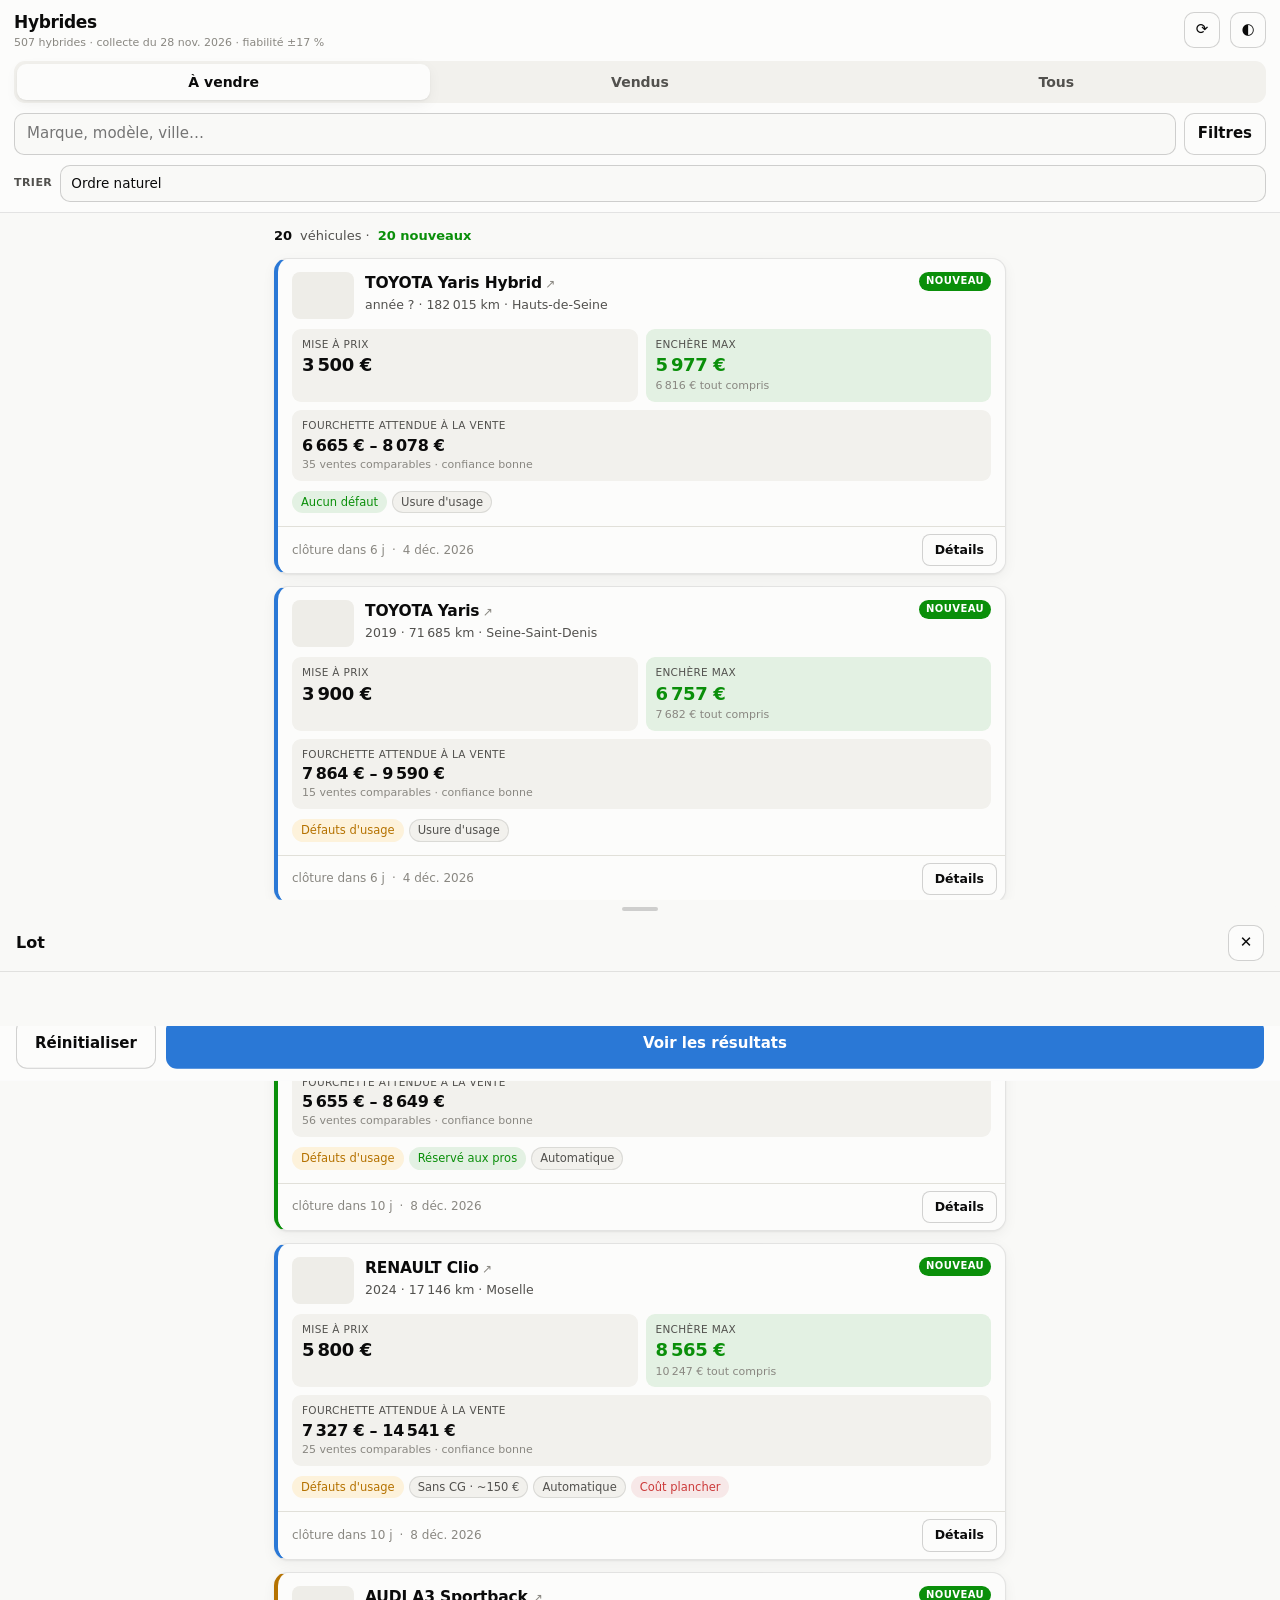
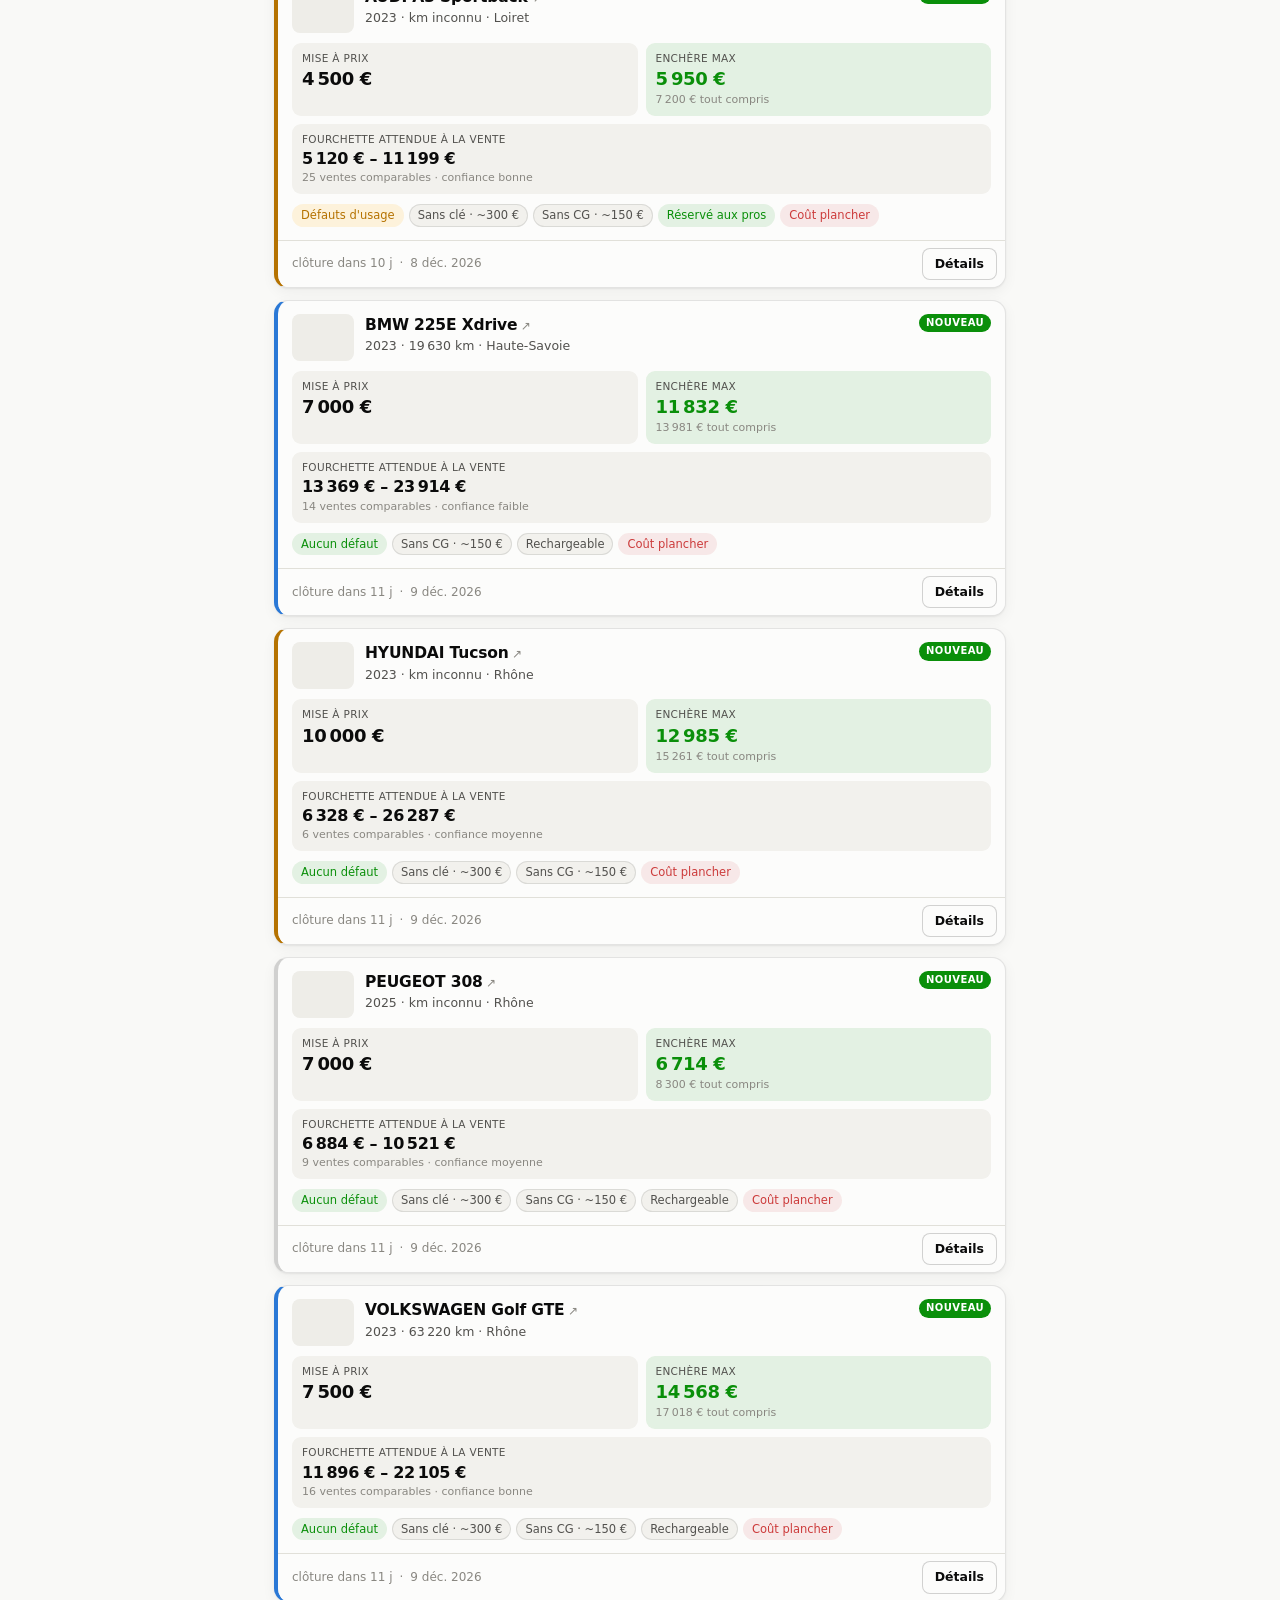
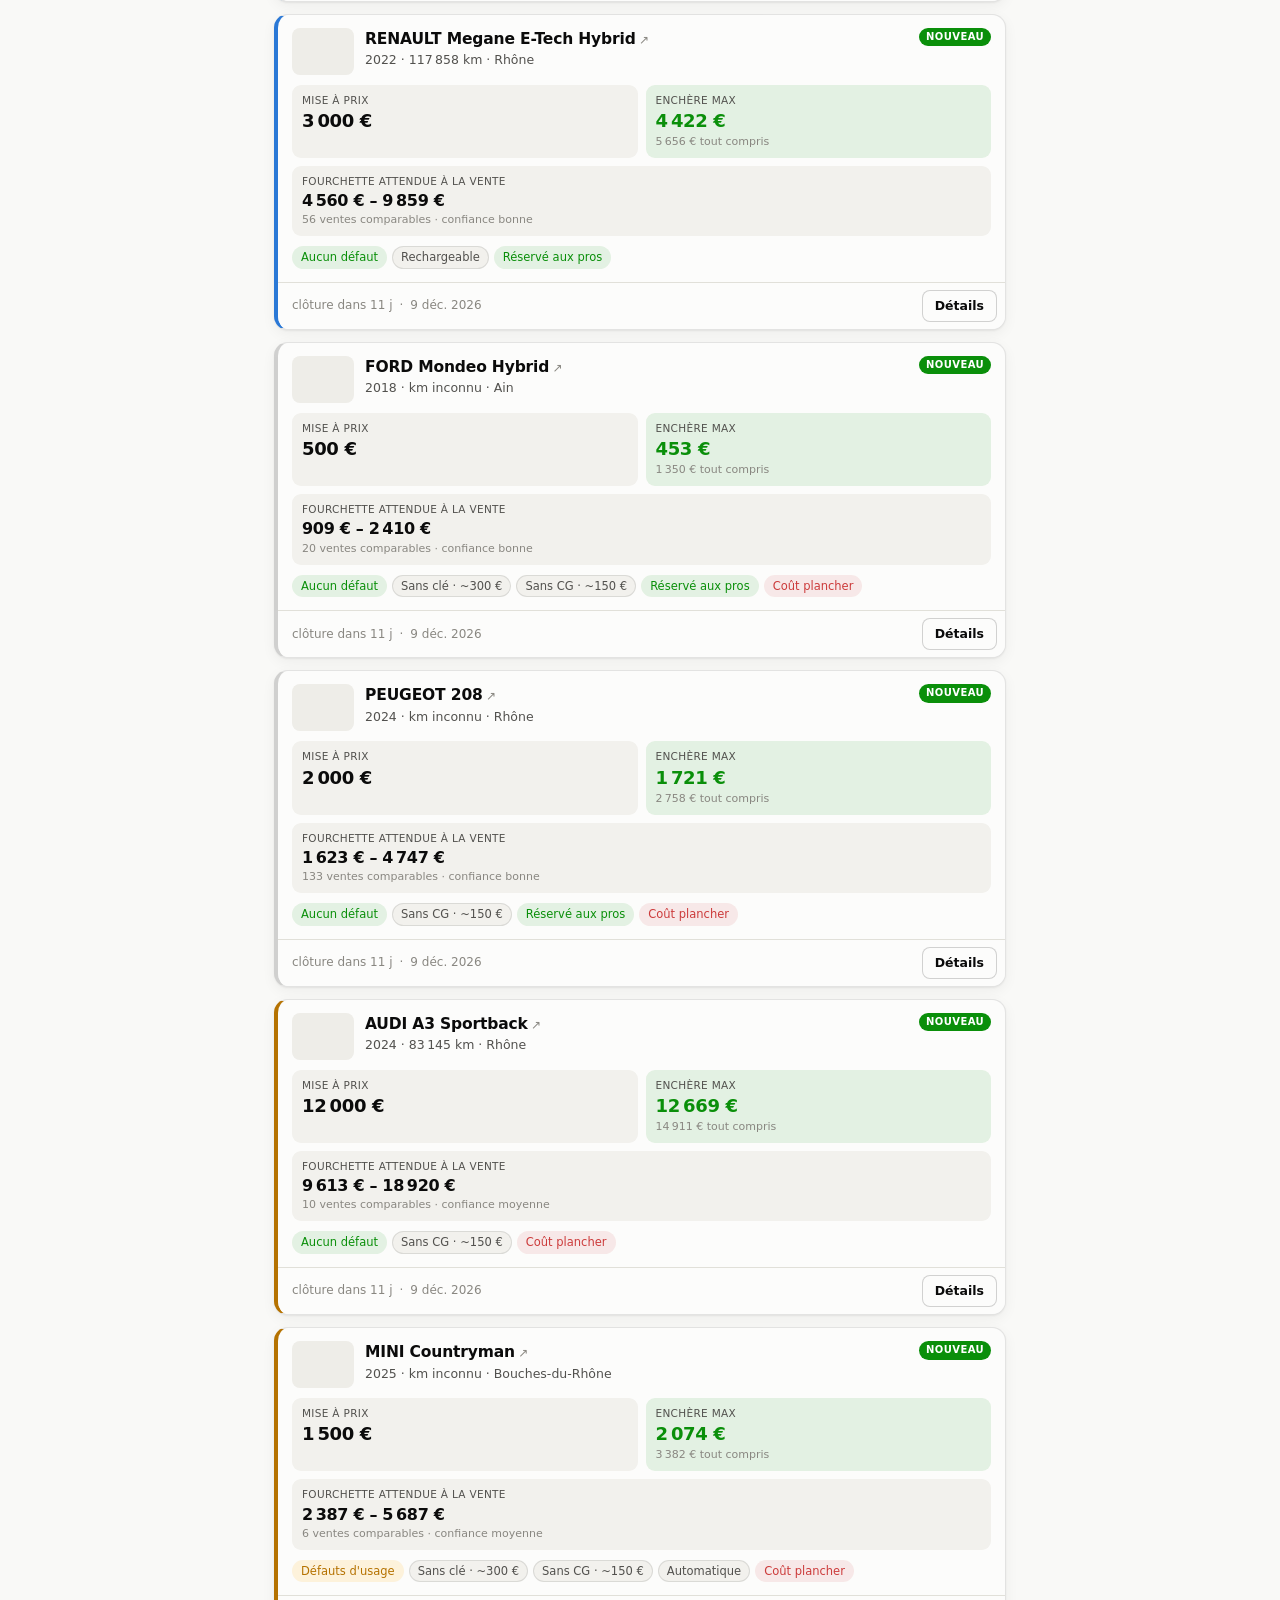
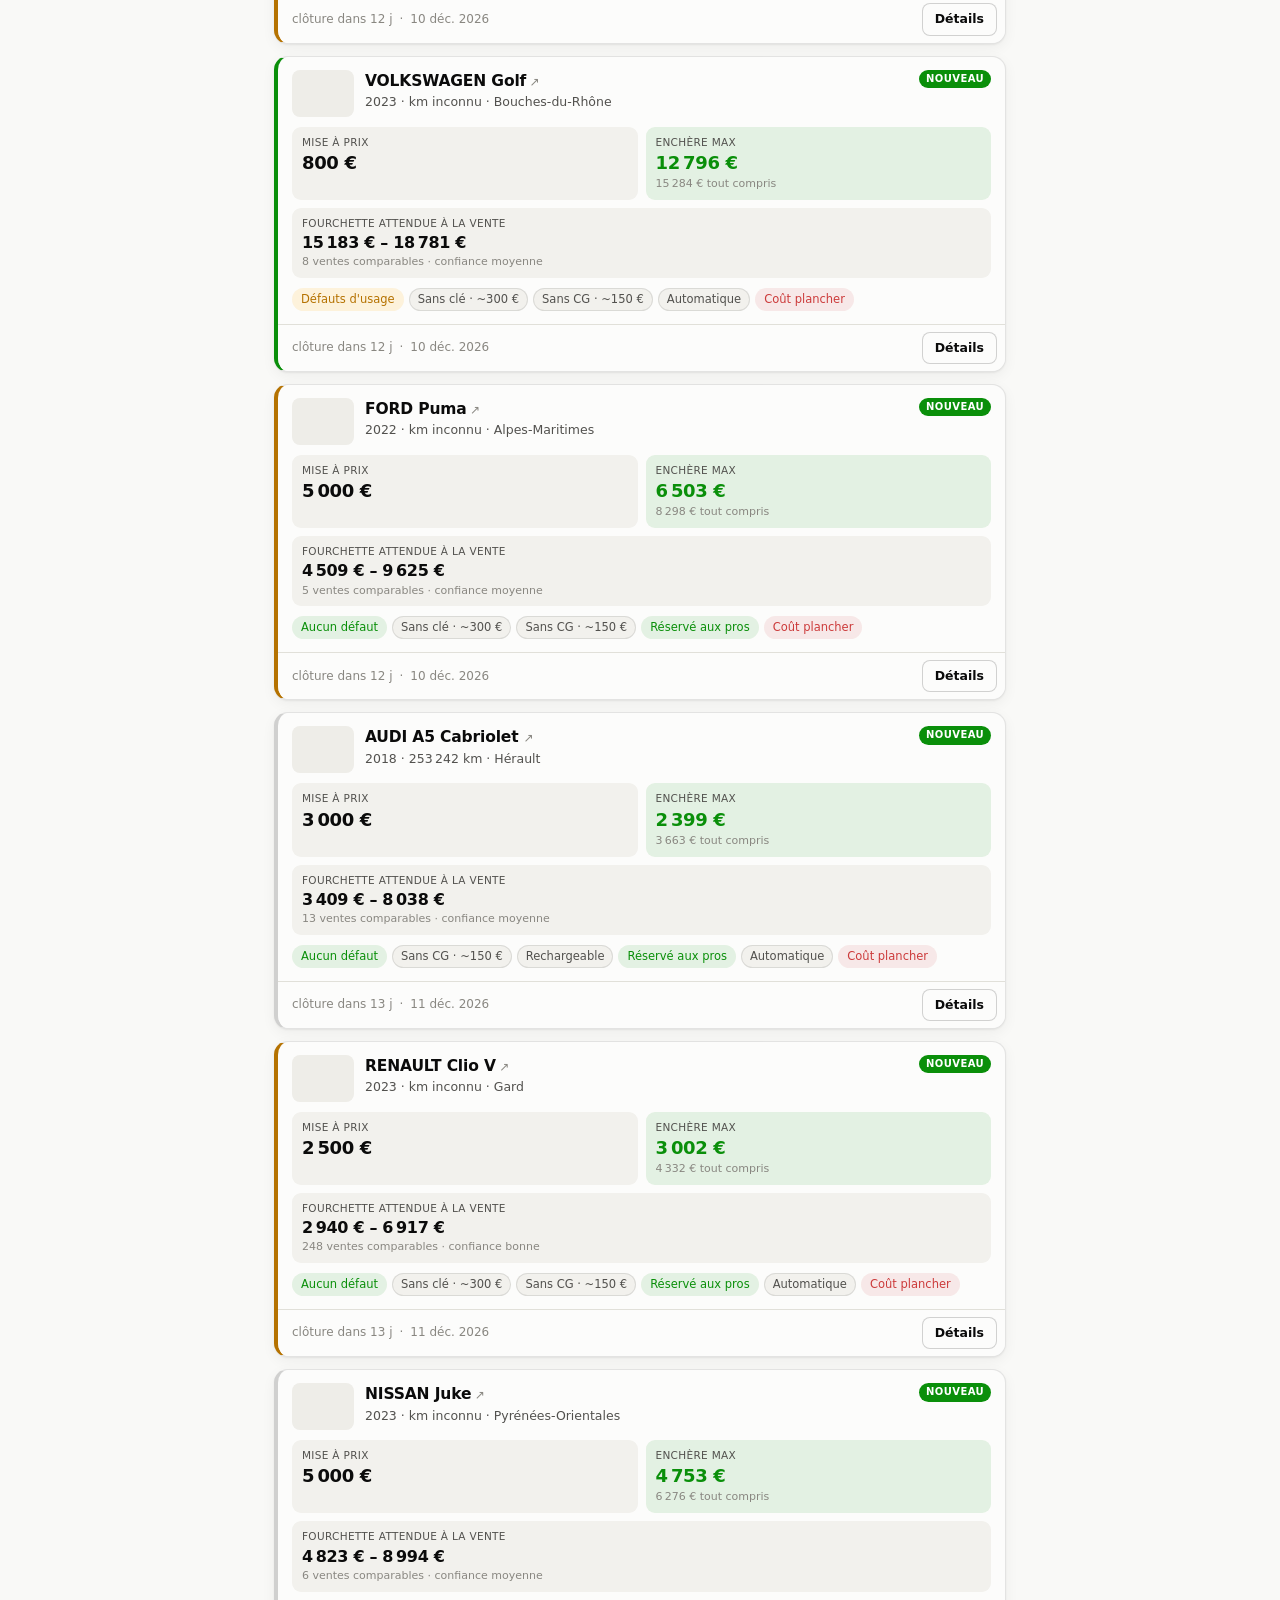
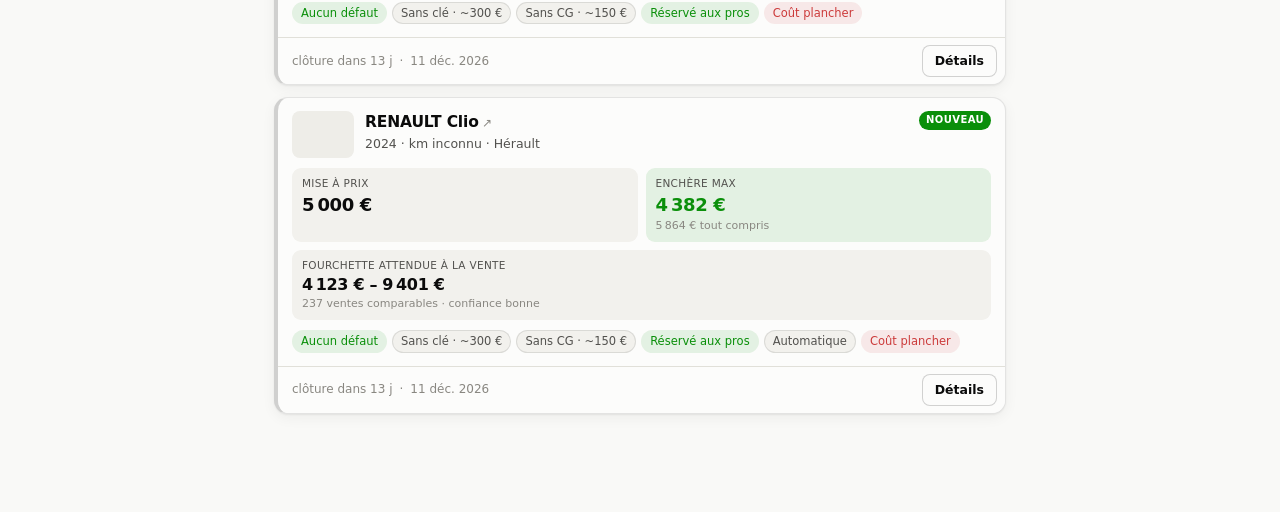
<file: app/index.html>
<!doctype html>
<html lang="fr">
<head>
<meta charset="utf-8">
<title>Hybrides du Domaine</title>
<meta name="viewport" content="width=device-width, initial-scale=1, viewport-fit=cover">
<meta name="description" content="Les véhicules hybrides aux enchères du Domaine : estimation, plafond d'enchère et coût de revient complet.">
<link rel="manifest" href="manifest.webmanifest">
<meta name="theme-color" content="#0d0d0d" media="(prefers-color-scheme: dark)">
<meta name="theme-color" content="#f9f9f7" media="(prefers-color-scheme: light)">
<meta name="apple-mobile-web-app-capable" content="yes">
<meta name="apple-mobile-web-app-status-bar-style" content="black-translucent">
<meta name="apple-mobile-web-app-title" content="Hybrides">
<link rel="apple-touch-icon" href="icone-180.png">
<link rel="icon" href="icone.svg" type="image/svg+xml">
<style>
/* Application « Hybrides » — pensée pour le pouce, sur un iPhone, le matin.
 *
 * Une seule règle de conception : ce qui décide d'une enchère doit être lisible
 * sans ouvrir quoi que ce soit. Le plafond d'enchère est donc l'élément le plus
 * gros de chaque carte, et tout le reste lui est subordonné.
 */

:root {
  color-scheme: light;
  --surface-1: #fcfcfb;
  --surface-2: #f9f9f7;
  --surface-3: #f2f1ed;
  --piste: #eeede8;
  --text-primary: #0b0b0b;
  --text-secondary: #52514e;
  --text-muted: #898781;
  --grille: #e1e0d9;
  --bordure: rgba(11, 11, 11, 0.10);
  --bordure-forte: rgba(11, 11, 11, 0.18);
  --accent: #2a78d6;
  --bon: #0a8f0a;
  --bon-fond: rgba(10, 143, 10, 0.10);
  --attention: #b57200;
  --attention-fond: rgba(250, 178, 25, 0.14);
  --critique: #cc3b3b;
  --critique-fond: rgba(204, 59, 59, 0.10);
  --rayon: 14px;
  --ombre: 0 1px 2px rgba(11, 11, 11, 0.06), 0 4px 14px rgba(11, 11, 11, 0.05);
  --police: -apple-system, BlinkMacSystemFont, "Segoe UI", system-ui, sans-serif;
  --sur-encoche: env(safe-area-inset-top, 0px);
  --sous-encoche: env(safe-area-inset-bottom, 0px);
}

@media (prefers-color-scheme: dark) {
  :root:not([data-theme="light"]) {
    color-scheme: dark;
    --surface-1: #1a1a19;
    --surface-2: #0d0d0d;
    --surface-3: #232322;
    --piste: #2c2c2a;
    --text-primary: #ffffff;
    --text-secondary: #c3c2b7;
    --text-muted: #898781;
    --grille: #2c2c2a;
    --bordure: rgba(255, 255, 255, 0.10);
    --bordure-forte: rgba(255, 255, 255, 0.20);
    --accent: #4d95e8;
    --bon: #35c035;
    --bon-fond: rgba(53, 192, 53, 0.14);
    --attention: #e0a220;
    --attention-fond: rgba(224, 162, 32, 0.16);
    --critique: #e66767;
    --critique-fond: rgba(230, 103, 103, 0.14);
    --ombre: 0 1px 2px rgba(0, 0, 0, 0.4), 0 4px 14px rgba(0, 0, 0, 0.3);
  }
}
:root[data-theme="dark"] {
  color-scheme: dark;
  --surface-1: #1a1a19;
  --surface-2: #0d0d0d;
  --surface-3: #232322;
  --piste: #2c2c2a;
  --text-primary: #ffffff;
  --text-secondary: #c3c2b7;
  --text-muted: #898781;
  --grille: #2c2c2a;
  --bordure: rgba(255, 255, 255, 0.10);
  --bordure-forte: rgba(255, 255, 255, 0.20);
  --accent: #4d95e8;
  --bon: #35c035;
  --bon-fond: rgba(53, 192, 53, 0.14);
  --attention: #e0a220;
  --attention-fond: rgba(224, 162, 32, 0.16);
  --critique: #e66767;
  --critique-fond: rgba(230, 103, 103, 0.14);
  --ombre: 0 1px 2px rgba(0, 0, 0, 0.4), 0 4px 14px rgba(0, 0, 0, 0.3);
}

* { box-sizing: border-box; -webkit-tap-highlight-color: transparent; }

body {
  margin: 0;
  font-family: var(--police);
  background: var(--surface-2);
  color: var(--text-primary);
  font-size: 15px;
  line-height: 1.45;
  -webkit-text-size-adjust: 100%;
  padding-bottom: calc(72px + var(--sous-encoche));
}

button, select, input { font: inherit; color: inherit; }
button { cursor: pointer; }

/* --- en-tête ------------------------------------------------------------- */
.bandeau {
  position: sticky; top: 0; z-index: 40;
  background: var(--surface-1);
  border-bottom: 1px solid var(--bordure);
  padding: calc(10px + var(--sur-encoche)) 14px 0;
}
.bandeau-haut { display: flex; align-items: center; gap: 10px; }
.bandeau h1 { margin: 0; font-size: 17px; font-weight: 650; letter-spacing: -0.02em; }
.bandeau .fraicheur { font-size: 11px; color: var(--text-muted); }
.bandeau .espace { flex: 1; }
.icone-bouton {
  border: 1px solid var(--bordure-forte); background: var(--surface-1);
  width: 36px; height: 36px; border-radius: 10px; display: grid; place-items: center;
  font-size: 15px; flex: none;
}

.segments {
  display: flex; gap: 3px; background: var(--surface-3);
  padding: 3px; border-radius: 11px; margin: 10px 0;
}
.segments button {
  flex: 1; border: 0; background: transparent; padding: 8px 6px;
  border-radius: 9px; color: var(--text-secondary); font-weight: 550; font-size: 14px;
}
.segments button[aria-selected="true"] {
  background: var(--surface-1); color: var(--text-primary); box-shadow: var(--ombre);
}

.rangee-filtres {
  display: flex; gap: 8px; align-items: center; padding-bottom: 10px;
}
.rangee-filtres input[type="search"] {
  flex: 1; min-width: 0; border: 1px solid var(--bordure-forte);
  background: var(--surface-2); border-radius: 10px; padding: 9px 12px;
  -webkit-appearance: none;
}
.bouton-filtres {
  border: 1px solid var(--bordure-forte); background: var(--surface-1);
  border-radius: 10px; padding: 9px 13px; font-weight: 550; white-space: nowrap;
  display: flex; align-items: center; gap: 6px;
}
.bouton-filtres .pastille-compte {
  background: var(--accent); color: #fff; border-radius: 999px;
  font-size: 11px; font-weight: 700; padding: 1px 6px;
}

.rangee-tri {
  display: flex; align-items: center; gap: 8px; padding-bottom: 10px;
}
.rangee-tri label {
  font-size: 11px; font-weight: 620; color: var(--text-secondary);
  text-transform: uppercase; letter-spacing: 0.04em; flex: none;
}
.rangee-tri select {
  flex: 1; min-width: 0; border: 1px solid var(--bordure-forte);
  background: var(--surface-2); border-radius: 10px; padding: 8px 10px;
  font-size: 13.5px; -webkit-appearance: none;
}

/* Confirmation passagère d'une action — rafraîchissement, surtout. */
.avis {
  position: fixed; left: 12px; right: 12px; bottom: calc(16px + var(--sous-encoche));
  z-index: 70; background: var(--surface-1); color: var(--text-primary);
  border: 1px solid var(--bordure-forte); border-radius: 12px;
  padding: 12px 14px; box-shadow: var(--ombre); font-size: 13.5px;
  opacity: 0; transform: translateY(8px); pointer-events: none;
  transition: opacity .18s, transform .18s;
}
.avis.visible { opacity: 1; transform: translateY(0); pointer-events: auto; }
.avis a { color: var(--accent); font-weight: 600; }
.icone-bouton.tourne { animation: tourner .8s linear infinite; }
@keyframes tourner { to { transform: rotate(360deg); } }
@media (prefers-reduced-motion: reduce) {
  .icone-bouton.tourne { animation: none; }
  .feuille, .avis { transition: none; }
}

/* --- liste ---------------------------------------------------------------- */
main { padding: 14px; max-width: 760px; margin: 0 auto; }
.compte-resultats {
  font-size: 13px; color: var(--text-secondary); margin: 0 0 12px;
  display: flex; align-items: center; gap: 8px; flex-wrap: wrap;
}
.compte-resultats strong { color: var(--text-primary); }

.carte {
  background: var(--surface-1); border: 1px solid var(--bordure);
  border-radius: var(--rayon); box-shadow: var(--ombre);
  margin-bottom: 12px; overflow: hidden; position: relative;
  display: block; width: 100%; text-align: left; padding: 0;
}
.carte.tres-interessant { border-left: 4px solid var(--bon); }
.carte.interessant { border-left: 4px solid var(--accent); }
.carte.marge-faible { border-left: 4px solid var(--attention); }
.carte.a-eviter, .carte.pas-de-reference { border-left: 4px solid var(--bordure-forte); }

.carte-corps { padding: 13px 14px; display: grid; gap: 10px; }
.carte-tete { display: flex; gap: 11px; align-items: flex-start; }
.vignette {
  width: 62px; height: 47px; object-fit: cover; border-radius: 8px;
  background: var(--piste); flex: none;
}
.carte-titre { flex: 1; min-width: 0; }
.carte-titre h2 {
  margin: 0; font-size: 15.5px; font-weight: 620; letter-spacing: -0.01em;
  overflow: hidden; text-overflow: ellipsis; white-space: nowrap;
}
.carte-titre .sous { font-size: 12.5px; color: var(--text-secondary); margin-top: 1px; }

.marqueur-neuf {
  background: var(--bon); color: #fff; font-size: 10px; font-weight: 700;
  padding: 2px 7px; border-radius: 999px; letter-spacing: 0.04em; flex: none;
}

.chiffres { display: grid; grid-template-columns: 1fr 1fr; gap: 8px; }
.chiffre { background: var(--surface-3); border-radius: 9px; padding: 8px 10px; }
.chiffre .libelle { font-size: 10.5px; color: var(--text-secondary); text-transform: uppercase; letter-spacing: 0.03em; }
.chiffre .valeur { font-size: 18px; font-weight: 660; font-variant-numeric: tabular-nums; letter-spacing: -0.02em; }
.chiffre.plafond { background: var(--bon-fond); }
.chiffre.plafond .valeur { color: var(--bon); }
.chiffre.large { grid-column: 1 / -1; }
.chiffre .precision { font-size: 11px; color: var(--text-muted); font-variant-numeric: tabular-nums; }

.etiquettes { display: flex; flex-wrap: wrap; gap: 5px; }
.etiquette {
  font-size: 11.5px; padding: 2px 8px; border-radius: 999px;
  background: var(--surface-3); color: var(--text-secondary);
  border: 1px solid var(--bordure);
}
.etiquette.alerte { background: var(--attention-fond); color: var(--attention); border-color: transparent; }
.etiquette.grave { background: var(--critique-fond); color: var(--critique); border-color: transparent; }
.etiquette.bien { background: var(--bon-fond); color: var(--bon); border-color: transparent; }

.pied-carte {
  display: flex; align-items: center; gap: 7px; font-size: 12px;
  color: var(--text-muted); border-top: 1px solid var(--grille);
  padding: 7px 8px 7px 14px; background: var(--surface-1);
  white-space: nowrap; overflow: hidden;
}
.pied-carte .urgent { color: var(--critique); font-weight: 600; }
.pied-carte .bouton-detail {
  margin-left: auto; flex: none; border: 1px solid var(--bordure-forte);
  background: var(--surface-1); border-radius: 8px; padding: 6px 12px;
  font-size: 12.5px; font-weight: 550; color: var(--text-primary);
}
.carte-lien { text-decoration: none; color: inherit; }
.carte-lien .carte-titre h2::after {
  content: " ↗"; color: var(--text-muted); font-weight: 400; font-size: 12px;
}

.vide { text-align: center; color: var(--text-muted); padding: 50px 20px; }
.vide .grand { font-size: 34px; margin-bottom: 10px; }

/* --- feuille de filtres --------------------------------------------------- */
.voile {
  position: fixed; inset: 0; background: rgba(0, 0, 0, 0.45);
  z-index: 50; opacity: 0; pointer-events: none; transition: opacity .18s;
}
.voile.ouverte { opacity: 1; pointer-events: auto; }

.feuille {
  position: fixed; left: 0; right: 0; bottom: 0; z-index: 60;
  background: var(--surface-2); border-radius: 18px 18px 0 0;
  max-height: 88vh; display: flex; flex-direction: column;
  transform: translateY(100%); transition: transform .22s cubic-bezier(.3,.8,.4,1);
  padding-bottom: var(--sous-encoche);
}
.feuille.ouverte { transform: translateY(0); }
.feuille-tete {
  display: flex; align-items: center; gap: 10px; padding: 14px 16px 10px;
  border-bottom: 1px solid var(--bordure); flex: none;
}
.feuille-tete h2 { margin: 0; font-size: 16px; flex: 1; }
.feuille-corps { overflow-y: auto; padding: 14px 16px 20px; -webkit-overflow-scrolling: touch; }
.poignee {
  width: 36px; height: 4px; background: var(--bordure-forte);
  border-radius: 2px; margin: 7px auto 0; flex: none;
}

.groupe-filtre { margin-bottom: 18px; }
.groupe-filtre > label,
.groupe-filtre > .titre-groupe {
  display: block; font-size: 12px; font-weight: 620; color: var(--text-secondary);
  text-transform: uppercase; letter-spacing: 0.04em; margin-bottom: 7px;
}
.jetons { display: flex; flex-wrap: wrap; gap: 6px; }
.jeton {
  border: 1px solid var(--bordure-forte); background: var(--surface-1);
  border-radius: 999px; padding: 7px 13px; font-size: 13.5px;
}
.jeton[aria-pressed="true"] {
  background: var(--accent); border-color: var(--accent); color: #fff; font-weight: 550;
}
.groupe-filtre select, .groupe-filtre input[type="number"] {
  width: 100%; border: 1px solid var(--bordure-forte); background: var(--surface-1);
  border-radius: 10px; padding: 10px 12px; -webkit-appearance: none;
}
.paire { display: grid; grid-template-columns: 1fr 1fr; gap: 8px; }
.curseur { display: flex; align-items: center; gap: 10px; }
.curseur input[type="range"] { flex: 1; accent-color: var(--accent); }
.curseur .lecture {
  font-variant-numeric: tabular-nums; font-weight: 600; font-size: 13px;
  min-width: 84px; text-align: right;
}
.bascule {
  display: flex; align-items: center; justify-content: space-between;
  padding: 11px 0; border-bottom: 1px solid var(--grille); font-size: 14.5px;
}
.bascule:last-child { border-bottom: 0; }
.bascule input { width: 22px; height: 22px; accent-color: var(--accent); }

.feuille-pied {
  display: flex; gap: 10px; padding: 12px 16px;
  border-top: 1px solid var(--bordure); background: var(--surface-1); flex: none;
}
.bouton-plein {
  flex: 1; border: 0; background: var(--accent); color: #fff;
  border-radius: 11px; padding: 13px; font-weight: 620; font-size: 15px;
}
.bouton-vide {
  border: 1px solid var(--bordure-forte); background: var(--surface-1);
  border-radius: 11px; padding: 13px 18px; font-weight: 550;
}

/* --- fiche détaillée ------------------------------------------------------- */
.fiche { padding: 0 0 20px; }
.fiche img.photo {
  width: 100%; height: 190px; object-fit: cover; background: var(--piste);
  border-radius: 12px; margin-bottom: 14px;
}
.fiche h3 {
  margin: 18px 0 8px; font-size: 13px; text-transform: uppercase;
  letter-spacing: 0.04em; color: var(--text-secondary);
}
.lignes { display: grid; gap: 1px; background: var(--grille); border-radius: 10px; overflow: hidden; }
.ligne {
  display: flex; justify-content: space-between; gap: 12px;
  background: var(--surface-1); padding: 10px 12px; font-size: 14px;
}
.ligne .cle { color: var(--text-secondary); }
.ligne .val { font-variant-numeric: tabular-nums; text-align: right; font-weight: 550; }
.ligne.total { background: var(--surface-3); font-weight: 650; }
.descriptif {
  background: var(--surface-1); border: 1px solid var(--bordure);
  border-radius: 10px; padding: 12px; font-size: 13.5px;
  color: var(--text-secondary); white-space: pre-wrap; line-height: 1.5;
}
.avertissement {
  background: var(--attention-fond); border-left: 3px solid var(--attention);
  border-radius: 8px; padding: 10px 12px; font-size: 13px; margin: 12px 0;
}
.avantage {
  background: var(--bon-fond); border-left: 3px solid var(--bon);
  border-radius: 8px; padding: 10px 12px; font-size: 13px; margin: 12px 0;
}
.lien-officiel {
  display: block; text-align: center; background: var(--accent); color: #fff;
  border-radius: 11px; padding: 13px; font-weight: 620; text-decoration: none;
  margin-top: 16px;
}
table.comparables { width: 100%; border-collapse: collapse; font-size: 13px; }
table.comparables th {
  text-align: right; font-size: 11px; color: var(--text-secondary);
  font-weight: 600; padding: 5px 6px; border-bottom: 1px solid var(--bordure);
}
table.comparables th:first-child { text-align: left; }
table.comparables td {
  padding: 7px 6px; border-bottom: 1px solid var(--grille);
  text-align: right; font-variant-numeric: tabular-nums;
}
table.comparables td:first-child { text-align: left; color: var(--text-secondary); }
table.comparables td.prix { font-weight: 620; }

.note-bas { font-size: 12px; color: var(--text-muted); margin-top: 8px; line-height: 1.45; }
</style>
</head>
<body>

<header class="bandeau">
  <div class="bandeau-haut">
    <div>
      <h1>Hybrides</h1>
      <div class="fraicheur" id="fraicheur">chargement…</div>
    </div>
    <div class="espace"></div>
    <button class="icone-bouton" id="rafraichir" aria-label="Récupérer les données">⟳</button>
    <button class="icone-bouton" id="bascule-theme" aria-label="Changer de thème">◐</button>
  </div>

  <div class="segments" role="tablist">
    <button role="tab" aria-selected="true" data-onglet="a_venir">À vendre</button>
    <button role="tab" aria-selected="false" data-onglet="vendus">Vendus</button>
    <button role="tab" aria-selected="false" data-onglet="tous">Tous</button>
  </div>

  <div class="rangee-filtres">
    <input type="search" id="recherche" placeholder="Marque, modèle, ville…" aria-label="Rechercher">
    <button class="bouton-filtres" id="ouvrir-filtres">
      Filtres <span class="pastille-compte" id="compte-filtres" hidden>0</span>
    </button>
  </div>

  <div class="rangee-tri">
    <label for="tri">Trier</label>
    <select id="tri" aria-label="Trier les véhicules"></select>
  </div>
</header>

<main>
  <p class="compte-resultats" id="resultats"></p>
  <div id="liste"></div>
</main>

<div class="voile" id="voile"></div>

<!-- feuille des filtres -->
<section class="feuille" id="feuille-filtres" aria-label="Filtres">
  <div class="poignee"></div>
  <div class="feuille-tete"><h2>Filtres</h2>
    <button class="icone-bouton" data-fermer aria-label="Fermer">✕</button>
  </div>
  <div class="feuille-corps" id="corps-filtres"></div>
  <div class="feuille-pied">
    <button class="bouton-vide" id="raz-filtres">Réinitialiser</button>
    <button class="bouton-plein" data-fermer id="appliquer">Voir les résultats</button>
  </div>
</section>

<!-- fiche d'un lot -->
<section class="feuille" id="feuille-fiche" aria-label="Détail du lot">
  <div class="poignee"></div>
  <div class="feuille-tete"><h2 id="titre-fiche">Lot</h2>
    <button class="icone-bouton" data-fermer aria-label="Fermer">✕</button>
  </div>
  <div class="feuille-corps"><div class="fiche" id="corps-fiche"></div></div>
</section>

<script>
"use strict";

/* ---------------------------------------------------------------------------
 * État et utilitaires
 * ------------------------------------------------------------------------ */
const CLE_VUS = "hybrides.lots-vus";
const CLE_THEME = "hybrides.theme";

let DONNEES = { meta: {}, lots: [] };
let onglet = "a_venir";
let recherche = "";
let dejaVus = new Set();
let observateur = null;
// Nombre de cartes posées par tranche au défilement.
const TRANCHE = 30;

const euro = n => (n === null || n === undefined)
  ? "—" : Math.round(n).toLocaleString("fr-FR") + " €";
const km = n => (n === null || n === undefined)
  ? "km inconnu" : Math.round(n).toLocaleString("fr-FR") + " km";
const $ = s => document.querySelector(s);

function jourFr(iso) {
  if (!iso) return "—";
  const d = new Date(iso);
  return isNaN(d) ? "—"
    : d.toLocaleDateString("fr-FR", { day: "numeric", month: "short", year: "numeric" });
}

/* ---------------------------------------------------------------------------
 * Filtres — déclarés en données pour qu'en ajouter un tienne en une ligne.
 *
 * `test(lot, valeur)` décide si le lot passe ; `actif(valeur)` dit si le
 * filtre compte comme posé. Le reste (rendu, comptage, réinitialisation) est
 * générique.
 * ------------------------------------------------------------------------ */
const FILTRES = [
  {
    cle: "metropole", type: "bascule", libelle: "France métropolitaine seulement",
    defaut: true,
    test: (l, v) => !v || l.metropole === true,
  },
  {
    cle: "sans_diesel", type: "bascule", libelle: "Écarter les hybrides diesel",
    defaut: true,
    test: (l, v) => !v || !l.hybride_diesel,
  },
  {
    cle: "rechargeable", type: "jetons", libelle: "Type d'hybride",
    options: [["tous", "Tous"], ["non", "Non rechargeable"], ["oui", "Rechargeable"]],
    defaut: "tous",
    actif: v => v !== "tous",
    test: (l, v) => v === "tous" || (v === "oui" ? !!l.rechargeable : !l.rechargeable),
  },
  {
    cle: "verdict", type: "jetons", libelle: "Verdict d'enchère", multiple: true,
    options: [["Très intéressant", "Très intéressant"], ["Intéressant", "Intéressant"],
              ["Marge faible", "Marge faible"], ["À éviter", "À éviter"]],
    defaut: [],
    actif: v => v.length > 0,
    test: (l, v) => v.length === 0 || v.includes(l.verdict),
  },
  {
    cle: "etat", type: "jetons", libelle: "État signalé", multiple: true,
    options: [["Aucun défaut signalé", "Aucun défaut"],
              ["État non constaté", "Non constaté"], ["Défauts d'usage", "Usage"],
              ["Défaut bloquant isolé", "Bloquant isolé"], ["Défauts majeurs", "Majeurs"]],
    defaut: [],
    actif: v => v.length > 0,
    test: (l, v) => v.length === 0 || v.includes(l.gravite),
  },
  {
    cle: "roulant", type: "bascule", libelle: "Écarter les non roulants", defaut: false,
    test: (l, v) => !v || !l.non_roulant,
  },
  {
    cle: "accidente", type: "bascule", libelle: "Écarter les carrosseries accidentées",
    defaut: false,
    test: (l, v) => !v || !(l.defauts || []).some(d => /choc|carrosserie|accident/i.test(d)),
  },
  {
    cle: "avec_cle", type: "bascule", libelle: "Écarter les véhicules sans clé", defaut: false,
    test: (l, v) => !v || !l.sans_cle,
  },
  {
    cle: "avec_cg", type: "bascule", libelle: "Écarter les véhicules sans carte grise",
    defaut: false,
    test: (l, v) => !v || !l.sans_carte_grise,
  },
  {
    // Deux marchés distincts, pas un simple attribut : les lots réservés aux
    // pros se disputent entre moins d'acheteurs, et partent moins cher.
    cle: "pros", type: "jetons", libelle: "Marché",
    options: [["tous", "Les deux"], ["pros", "Réservés aux pros"],
              ["public", "Tout public"]],
    defaut: "tous",
    actif: v => v !== "tous",
    test: (l, v) => v === "tous"
      || (v === "pros" ? !!l.reserve_aux_pros : !l.reserve_aux_pros),
  },
  {
    cle: "region", type: "select", libelle: "Région", defaut: "",
    options: l => [...new Set(l.map(x => x.region).filter(Boolean))].sort(),
    actif: v => v !== "",
    test: (l, v) => !v || l.region === v,
  },
  {
    cle: "marque", type: "select", libelle: "Marque", defaut: "",
    options: l => [...new Set(l.map(x => x.marque).filter(Boolean))].sort(),
    actif: v => v !== "",
    test: (l, v) => !v || l.marque === v,
  },
  {
    cle: "km_max", type: "curseur", libelle: "Kilométrage maximum",
    min: 0, max: 300000, pas: 10000, defaut: 300000,
    format: v => v >= 300000 ? "sans limite" : km(v),
    actif: v => v < 300000,
    // Un kilométrage inconnu ne doit pas disparaître silencieusement : il
    // reste affiché, la carte signale l'absence d'information.
    test: (l, v) => v >= 300000 || l.kilometrage == null || l.kilometrage <= v,
  },
  {
    cle: "annee_min", type: "curseur", libelle: "Année minimum",
    min: 2000, max: 2026, pas: 1, defaut: 2000,
    format: v => v <= 2000 ? "toutes" : "à partir de " + v,
    actif: v => v > 2000,
    test: (l, v) => v <= 2000 || l.annee == null || l.annee >= v,
  },
  {
    cle: "mise_max", type: "curseur", libelle: "Mise à prix maximum",
    min: 0, max: 30000, pas: 500, defaut: 30000,
    format: v => v >= 30000 ? "sans limite" : euro(v),
    actif: v => v < 30000,
    test: (l, v) => v >= 30000 || l.mise_a_prix == null || l.mise_a_prix <= v,
  },
  {
    cle: "budget_max", type: "curseur", libelle: "Budget total tout compris",
    min: 0, max: 30000, pas: 500, defaut: 30000,
    format: v => v >= 30000 ? "sans limite" : euro(v),
    actif: v => v < 30000,
    // Ne s'applique qu'aux lots chiffrés : un lot sans estimation reste visible.
    test: (l, v) => v >= 30000 || l.cout_total_max == null || l.cout_total_max <= v,
  },
];

/* ---------------------------------------------------------------------------
 * Tris
 *
 * `valeur(lot)` donne une clé numérique croissante — la plus petite d'abord.
 * Un lot dépourvu de l'information part en fin de liste plutôt que de polluer
 * la tête du classement.
 * ------------------------------------------------------------------------ */
const LOIN = Number.POSITIVE_INFINITY;

const TRIS = [
  { cle: "naturel", libelle: "Ordre naturel" },
  {
    cle: "affaire", libelle: "Meilleures affaires (× et prix bas)",
    // Deux critères que rien ne permet de convertir l'un dans l'autre : un
    // multiple n'est pas des euros. On classe donc sur la somme des deux
    // rangs, ce qui ne suppose aucun taux de change entre eux.
    composite: [l => l.multiple_mise_a_prix ?? LOIN, l => l.prix ?? LOIN],
  },
  { cle: "multiple", libelle: "Multiple le plus faible (×)",
    valeur: l => l.multiple_mise_a_prix ?? LOIN },
  { cle: "prix", libelle: "Prix de vente le plus bas",
    valeur: l => l.prix ?? LOIN },
  { cle: "mise", libelle: "Mise à prix la plus basse",
    valeur: l => l.mise_a_prix ?? LOIN },
  { cle: "cloture", libelle: "Clôture la plus proche",
    valeur: l => l.jours_restants ?? LOIN },
  { cle: "plafond", libelle: "Enchère max la plus élevée",
    valeur: l => l.prix_max_conseille == null ? LOIN : -l.prix_max_conseille },
  { cle: "marge", libelle: "Marge la plus forte",
    valeur: l => l.marge_pct == null ? LOIN : -l.marge_pct },
  { cle: "km", libelle: "Kilométrage le plus bas",
    valeur: l => l.kilometrage ?? LOIN },
  { cle: "recent", libelle: "Véhicule le plus récent",
    valeur: l => l.annee == null ? LOIN : -l.annee },
];

let tri = "naturel";

/** Rang de chaque lot pour un critère, les ex æquo partageant leur rang. */
function rangs(lots, critere) {
  const ordonnes = [...lots].sort((a, b) => critere(a) - critere(b));
  const table = new Map();
  ordonnes.forEach((l, i) => table.set(l, i));
  return table;
}

function trier(lots) {
  const regle = TRIS.find(t => t.cle === tri);

  if (regle && regle.composite) {
    const tables = regle.composite.map(critere => rangs(lots, critere));
    // Un lot sans prix ni multiple n'a rien à faire dans un classement
    // d'affaires : il passe derrière.
    const score = l => regle.composite.some(c => c(l) === LOIN)
      ? LOIN : tables.reduce((somme, t) => somme + t.get(l), 0);
    return [...lots].sort((a, b) => score(a) - score(b));
  }

  if (regle && regle.valeur) {
    return [...lots].sort((a, b) => regle.valeur(a) - regle.valeur(b));
  }

  // Ordre naturel : ce qui clôture bientôt d'abord, puis les ventes les plus
  // récentes — ce sont elles qui disent la cote d'aujourd'hui.
  return [...lots].sort((a, b) => {
    if (a.a_venir !== b.a_venir) return a.a_venir ? -1 : 1;
    if (a.a_venir) return (a.date_fin || "").localeCompare(b.date_fin || "");
    return (b.date_fin || "").localeCompare(a.date_fin || "");
  });
}

let valeurs = {};
function valeursParDefaut() {
  const v = {};
  for (const f of FILTRES) v[f.cle] = Array.isArray(f.defaut) ? [...f.defaut] : f.defaut;
  return v;
}
const filtreActif = f =>
  f.actif ? f.actif(valeurs[f.cle]) : valeurs[f.cle] !== f.defaut;

/* ---------------------------------------------------------------------------
 * Sélection
 * ------------------------------------------------------------------------ */
function lotsVisibles() {
  const mots = recherche.trim().toLowerCase().split(/\s+/).filter(Boolean);
  const retenus = DONNEES.lots.filter(l => {
    if (onglet === "a_venir" && !l.a_venir) return false;
    if (onglet === "vendus" && (l.a_venir || !l.prix)) return false;
    for (const f of FILTRES) if (!f.test(l, valeurs[f.cle])) return false;
    if (mots.length) {
      const foin = [l.intitule, l.marque, l.modele, l.ville, l.departement,
                    l.region, l.immatriculation].join(" ").toLowerCase();
      if (!mots.every(m => foin.includes(m))) return false;
    }
    return true;
  });

  return trier(retenus);
}

/* ---------------------------------------------------------------------------
 * Rendu des cartes
 * ------------------------------------------------------------------------ */
const CLASSE_VERDICT = {
  "Très intéressant": "tres-interessant", "Intéressant": "interessant",
  "Marge faible": "marge-faible", "À éviter": "a-eviter",
};

function etiquettesLot(l) {
  const e = [];
  if (l.gravite === "Aucun défaut signalé") e.push(["bien", "Aucun défaut"]);
  else if (l.gravite === "Défauts majeurs") e.push(["grave", "Défauts majeurs"]);
  else if (l.gravite === "État non constaté") e.push(["", "État non vérifié"]);
  else if (l.gravite) e.push(["alerte", l.gravite]);
  if (l.non_roulant) e.push(["grave", "Ne roule pas"]);
  // Sans clé et sans carte grise sont l'ordinaire d'une fourrière, pas des
  // avaries : on les annonce avec leur coût plutôt qu'en rouge.
  if (l.sans_cle) e.push(["", "Sans clé · ~300 €"]);
  if (l.sans_carte_grise) e.push(["", "Sans CG · ~150 €"]);
  if (l.usure_ordinaire) e.push(["", "Usure d'usage"]);
  if (l.rechargeable) e.push(["", "Rechargeable"]);
  if (l.hybride_diesel) e.push(["grave", "Hybride diesel"]);
  if (l.base_incertaine) e.push(["alerte", "Base à vérifier"]);
  if (l.reserve_aux_pros) e.push(["bien", "Réservé aux pros"]);
  if (l.premiere_main) e.push(["bien", "Première main"]);
  if (l.boite_vitesses) e.push(["", l.boite_vitesses]);
  // Un coût qui n'est qu'un plancher se signale près des chiffres, pas en
  // pied de carte où il passerait pour une mention de service.
  if (l.a_venir && l.frais_incertains) e.push(["grave", "Coût plancher"]);
  return e;
}

function carteLot(l) {
  const neuf = l.a_venir && !dejaVus.has(l.id_lot);
  // La carte mène à l'annonce officielle : c'est là que se décide un achat.
  // L'analyse — coûts, comparables — reste à un doigt, sur « Détails ».
  const bouton = document.createElement(l.url ? "a" : "div");
  bouton.className = "carte " + (CLASSE_VERDICT[l.verdict] || "pas-de-reference")
    + (l.url ? " carte-lien" : "");
  if (l.url) {
    bouton.href = l.url;
    bouton.target = "_blank";
    bouton.rel = "noopener";
  }

  const sous = [l.annee || "année ?", km(l.kilometrage),
                l.departement || "lieu inconnu"].join(" · ");

  let chiffres;
  if (l.a_venir) {
    const fourchette = (l.fourchette_basse && l.fourchette_haute)
      ? `${euro(l.fourchette_basse)} – ${euro(l.fourchette_haute)}` : "—";
    chiffres = `
      <div class="chiffres">
        <div class="chiffre">
          <div class="libelle">Mise à prix</div>
          <div class="valeur">${euro(l.mise_a_prix)}</div>
        </div>
        <div class="chiffre plafond">
          <div class="libelle">Enchère max</div>
          <div class="valeur">${euro(l.prix_max_conseille)}</div>
          <div class="precision">${euro(l.cout_total_max)} tout compris</div>
        </div>
        <div class="chiffre large">
          <div class="libelle">Fourchette attendue à la vente</div>
          <div class="valeur" style="font-size:16px">${fourchette}</div>
          <div class="precision">${l.nb_comparables || 0} ventes comparables · confiance ${l.confiance || "—"}</div>
        </div>
      </div>`;
  } else {
    const mult = l.multiple_mise_a_prix ? `×${l.multiple_mise_a_prix} la mise à prix` : "";
    chiffres = `
      <div class="chiffres">
        <div class="chiffre">
          <div class="libelle">Mise à prix</div>
          <div class="valeur">${euro(l.mise_a_prix)}</div>
        </div>
        <div class="chiffre plafond">
          <div class="libelle">Vendu</div>
          <div class="valeur">${euro(l.prix)}</div>
          <div class="precision">${mult}</div>
        </div>
      </div>`;
  }

  const etiquettes = etiquettesLot(l)
    .map(([c, t]) => `<span class="etiquette ${c}">${t}</span>`).join("");

  let pied;
  if (l.a_venir) {
    const j = l.jours_restants;
    const urgent = j !== null && j !== undefined && j <= 3;
    const echeance = (j === null || j === undefined) ? "clôture inconnue"
      : j < 0 ? "clôturé" : j === 0 ? "clôture aujourd'hui"
      : j === 1 ? "clôture demain" : `clôture dans ${j} j`;
    pied = `<span class="${urgent ? "urgent" : ""}">${echeance}</span>
            <span>·</span><span>${jourFr(l.date_fin)}</span>`;
  } else {
    pied = `<span>vendu le ${jourFr(l.date_fin)}</span>`;
  }

  bouton.innerHTML = `
    <div class="carte-corps">
      <div class="carte-tete">
        ${l.image ? `<img class="vignette" src="${l.image}" alt="" loading="lazy"
                          onerror="this.replaceWith(Object.assign(document.createElement('div'),{className:'vignette'}))">`
                  : `<div class="vignette"></div>`}
        <div class="carte-titre">
          <h2>${l.intitule || "Sans intitulé"}</h2>
          <div class="sous">${sous}</div>
        </div>
        ${neuf ? `<span class="marqueur-neuf">NOUVEAU</span>` : ""}
      </div>
      ${chiffres}
      <div class="etiquettes">${etiquettes}</div>
    </div>
    <div class="pied-carte">${pied}
      <button class="bouton-detail" type="button">Détails</button>
    </div>`;

  // Le bouton vit à l'intérieur du lien : il faut lui reprendre le clic.
  bouton.querySelector(".bouton-detail").addEventListener("click", evenement => {
    evenement.preventDefault();
    evenement.stopPropagation();
    ouvrirFiche(l);
  });
  return bouton;
}

function rendre() {
  const lots = lotsVisibles();
  const liste = $("#liste");
  liste.innerHTML = "";

  const nbFiltres = FILTRES.filter(filtreActif).length;
  const badge = $("#compte-filtres");
  badge.hidden = nbFiltres === 0;
  badge.textContent = nbFiltres;

  const nouveaux = lots.filter(l => l.a_venir && !dejaVus.has(l.id_lot)).length;
  $("#resultats").innerHTML =
    `<strong>${lots.length}</strong> ${lots.length > 1 ? "véhicules" : "véhicule"}`
    + (nouveaux ? ` · <span style="color:var(--bon);font-weight:600">${nouveaux} nouveau${nouveaux > 1 ? "x" : ""}</span>` : "");

  if (!lots.length) {
    liste.innerHTML = `<div class="vide"><div class="grand">🔍</div>
      Aucun véhicule ne correspond.<br>Essaie d'élargir les filtres.</div>`;
    return;
  }

  // Des centaines de cartes d'un coup, chacune avec sa photo, mettent un
  // téléphone à genoux. On en pose une tranche, puis on complète à mesure que
  // le pouce descend.
  let poses = 0;
  const poserTranche = () => {
    const fragment = document.createDocumentFragment();
    for (const l of lots.slice(poses, poses + TRANCHE)) fragment.appendChild(carteLot(l));
    poses = Math.min(poses + TRANCHE, lots.length);
    liste.insertBefore(fragment, sentinelle);
    sentinelle.hidden = poses >= lots.length;
  };

  const sentinelle = document.createElement("div");
  sentinelle.style.height = "1px";
  liste.appendChild(sentinelle);

  if (observateur) observateur.disconnect();
  observateur = new IntersectionObserver(entrees => {
    if (entrees.some(e => e.isIntersecting)) poserTranche();
  }, { rootMargin: "600px" });

  poserTranche();
  observateur.observe(sentinelle);
}

/* ---------------------------------------------------------------------------
 * Fiche détaillée
 * ------------------------------------------------------------------------ */
function ligne(cle, val, classe = "") {
  return `<div class="ligne ${classe}"><span class="cle">${cle}</span>
          <span class="val">${val}</span></div>`;
}

function ouvrirFiche(l) {
  $("#titre-fiche").textContent = l.intitule || "Lot";
  const c = $("#corps-fiche");
  let html = "";

  if (l.image) html += `<img class="photo" src="${l.image}" alt="">`;

  html += `<div class="lignes">
    ${ligne("Année", l.annee || "inconnue")}
    ${ligne("Kilométrage", km(l.kilometrage))}
    ${ligne("Énergie", l.carburant || "—")}
    ${l.boite_vitesses ? ligne("Boîte", l.boite_vitesses) : ""}
    ${ligne("Lieu", [l.ville, l.departement].filter(Boolean).join(", ") || "—")}
    ${ligne("État signalé", l.gravite || "—")}
    ${(l.defauts && l.defauts.length) ? ligne("Défauts", l.defauts.join(", ")) : ""}
    ${l.immatriculation ? ligne("Immatriculation", l.immatriculation) : ""}
  </div>`;

  if (l.reserve_aux_pros) {
    html += `<div class="avantage"><strong>Réservé aux professionnels.</strong>
      Les particuliers ne peuvent pas enchérir : il y a moins de monde en face.
      À véhicule comparable, ces lots partent <strong>environ 2 055 € moins
      cher</strong> que les lots tout public — mesuré sur ${DONNEES.meta.ventes_closes_referentiel || "9 000"}
      ventes passées. C'est votre avantage, et l'estimation ci-dessous ne se
      fonde que sur des ventes de ce marché-là.</div>`;
  }

  if (l.a_venir && l.prix_max_conseille != null) {
    html += `<h3>Ce que ça coûte vraiment</h3><div class="lignes">
      ${ligne("Enchère maximum conseillée", euro(l.prix_max_conseille))}
      ${ligne(`Frais de vente (${l.taux_frais_pct || 11} %)`,
              euro(l.prix_max_conseille * (l.taux_frais_pct || 11) / 100))}
      ${ligne("Plateau / rapatriement", euro(l.frais_rapatriement))}
      ${ligne("Carte grise", euro(l.frais_carte_grise))}
      ${ligne("Garde du fourriériste", euro(l.frais_garde))}
      ${ligne("Déplacement (train, repas)", euro(l.frais_deplacement))}
      ${ligne("Total à ne pas dépasser", euro(l.cout_total_max), "total")}
    </div>`;
    if (l.frais_incertains) {
      html += `<div class="avertissement"><strong>Coût plancher.</strong>
        L'annonce mentionne des frais de garde sans les chiffrer : le calcul
        retient deux jours de dépassement, la facture réelle peut être plus
        lourde.</div>`;
    }

    html += `<h3>Prix attendu à la vente</h3><div class="lignes">
      ${ligne("Fourchette", `${euro(l.fourchette_basse)} – ${euro(l.fourchette_haute)}`)}
      ${ligne("Estimation centrale", euro(l.estimation))}
      ${ligne("Mise à prix", euro(l.mise_a_prix))}
      ${ligne("Confiance", `${l.confiance || "—"} · ${l.nb_comparables || 0} comparables`)}
      ${ligne("Base de comparaison", l.base || "—")}
    </div>`;

    if (l.comparables && l.comparables.length) {
      html += `<h3>Les ventes qui fondent ce chiffre</h3>
      <table class="comparables">
        <thead><tr><th>Véhicule</th><th>Mise</th><th>Vendu</th><th>×</th></tr></thead>
        <tbody>${l.comparables.map(c => `<tr>
          <td>${(c.intitule || "").slice(0, 26)}<br>
              <span style="font-size:11px;color:var(--text-muted)">
              ${c.annee || "?"} · ${c.kilometrage ? Math.round(c.kilometrage / 1000) + "k km" : "km ?"}</span></td>
          <td>${euro(c.mise_a_prix)}</td>
          <td class="prix">${euro(c.prix)}</td>
          <td>${c.mise_a_prix ? "×" + (c.prix / c.mise_a_prix).toFixed(1) : "—"}</td>
        </tr>`).join("")}</tbody>
      </table>
      <p class="note-bas">Sur l'ensemble du corpus, un lot part en médiane à
        ${DONNEES.meta.multiple_median || "?"} fois sa mise à prix — c'est pourquoi
        l'estimation ne se fie pas à la seule mise à prix.</p>`;
    }
  } else if (!l.a_venir) {
    html += `<h3>Résultat de la vente</h3><div class="lignes">
      ${ligne("Mise à prix", euro(l.mise_a_prix))}
      ${ligne("Prix atteint", euro(l.prix), "total")}
      ${l.multiple_mise_a_prix ? ligne("Multiple", "×" + l.multiple_mise_a_prix) : ""}
      ${ligne("Date", jourFr(l.date_fin))}
    </div>`;
  }

  if (l.description) {
    html += `<h3>Descriptif de l'annonce</h3>
             <div class="descriptif">${l.description.replace(/</g, "&lt;")}</div>`;
  }
  if (l.url) {
    html += `<a class="lien-officiel" href="${l.url}" target="_blank" rel="noopener">
             Voir sur encheres-domaine.gouv.fr →</a>`;
  }

  c.innerHTML = html;
  ouvrir("#feuille-fiche");
}

/* ---------------------------------------------------------------------------
 * Feuilles coulissantes
 * ------------------------------------------------------------------------ */
function ouvrir(selecteur) {
  $(selecteur).classList.add("ouverte");
  $("#voile").classList.add("ouverte");
  document.body.style.overflow = "hidden";
}
function fermerTout() {
  document.querySelectorAll(".feuille").forEach(f => f.classList.remove("ouverte"));
  $("#voile").classList.remove("ouverte");
  document.body.style.overflow = "";
}
$("#voile").onclick = fermerTout;
document.querySelectorAll("[data-fermer]").forEach(b => b.onclick = fermerTout);

/* ---------------------------------------------------------------------------
 * Construction de la feuille de filtres
 * ------------------------------------------------------------------------ */
function construireFiltres() {
  const corps = $("#corps-filtres");
  corps.innerHTML = "";
  const bascules = document.createElement("div");
  bascules.className = "groupe-filtre";

  for (const f of FILTRES) {
    if (f.type === "bascule") {
      const l = document.createElement("label");
      l.className = "bascule";
      l.innerHTML = `<span>${f.libelle}</span>`;
      const i = document.createElement("input");
      i.type = "checkbox"; i.checked = valeurs[f.cle];
      i.onchange = () => { valeurs[f.cle] = i.checked; rendre(); };
      l.appendChild(i);
      bascules.appendChild(l);
      continue;
    }

    const g = document.createElement("div");
    g.className = "groupe-filtre";
    g.innerHTML = `<div class="titre-groupe">${f.libelle}</div>`;

    if (f.type === "jetons") {
      const zone = document.createElement("div");
      zone.className = "jetons";
      for (const [val, texte] of f.options) {
        const b = document.createElement("button");
        b.className = "jeton"; b.textContent = texte;
        const estActif = () => f.multiple
          ? valeurs[f.cle].includes(val) : valeurs[f.cle] === val;
        b.setAttribute("aria-pressed", estActif());
        b.onclick = () => {
          if (f.multiple) {
            const i = valeurs[f.cle].indexOf(val);
            i === -1 ? valeurs[f.cle].push(val) : valeurs[f.cle].splice(i, 1);
            zone.querySelectorAll(".jeton").forEach((el, k) =>
              el.setAttribute("aria-pressed", valeurs[f.cle].includes(f.options[k][0])));
          } else {
            valeurs[f.cle] = val;
            zone.querySelectorAll(".jeton").forEach((el, k) =>
              el.setAttribute("aria-pressed", f.options[k][0] === val));
          }
          rendre();
        };
        zone.appendChild(b);
      }
      g.appendChild(zone);

    } else if (f.type === "select") {
      const s = document.createElement("select");
      s.innerHTML = `<option value="">Toutes</option>` +
        f.options(DONNEES.lots).map(o => `<option>${o}</option>`).join("");
      s.value = valeurs[f.cle];
      s.onchange = () => { valeurs[f.cle] = s.value; rendre(); };
      g.appendChild(s);

    } else if (f.type === "curseur") {
      const zone = document.createElement("div");
      zone.className = "curseur";
      const i = document.createElement("input");
      i.type = "range"; i.min = f.min; i.max = f.max; i.step = f.pas;
      i.value = valeurs[f.cle];
      const lecture = document.createElement("span");
      lecture.className = "lecture";
      lecture.textContent = f.format(valeurs[f.cle]);
      i.oninput = () => {
        valeurs[f.cle] = +i.value;
        lecture.textContent = f.format(+i.value);
        rendre();
      };
      zone.append(i, lecture);
      g.appendChild(zone);
    }
    corps.appendChild(g);
  }
  corps.appendChild(bascules);
}

$("#ouvrir-filtres").onclick = () => { construireFiltres(); ouvrir("#feuille-filtres"); };
$("#raz-filtres").onclick = () => { valeurs = valeursParDefaut(); construireFiltres(); rendre(); };

/* ---------------------------------------------------------------------------
 * Onglets, recherche, thème
 * ------------------------------------------------------------------------ */
document.querySelectorAll(".segments button").forEach(b => {
  b.onclick = () => {
    document.querySelectorAll(".segments button")
      .forEach(x => x.setAttribute("aria-selected", x === b));
    onglet = b.dataset.onglet;
    rendre();
    scrollTo({ top: 0, behavior: "smooth" });
  };
});

let minuteur;
$("#recherche").oninput = e => {
  clearTimeout(minuteur);
  minuteur = setTimeout(() => { recherche = e.target.value; rendre(); }, 120);
};

const selectTri = $("#tri");
selectTri.innerHTML = TRIS.map(t => `<option value="${t.cle}">${t.libelle}</option>`).join("");
selectTri.onchange = () => {
  tri = selectTri.value;
  rendre();
  scrollTo({ top: 0, behavior: "smooth" });
};

/* ---------------------------------------------------------------------------
 * Récupération des données à la demande
 *
 * La page ne peut pas interroger le site des enchères elle-même : un
 * navigateur refuse les requêtes vers un autre domaine, et le contrôle
 * anti-robot du site exige une session que seul le collecteur sait tenir. Le
 * bouton va donc chercher la dernière collecte publiée — celle que la tâche
 * programmée dépose deux fois par jour — et propose d'en déclencher une
 * nouvelle si elle date.
 * ------------------------------------------------------------------------ */
const ACTIONS = "https://github.com/OctopusDz/git-ayoub/actions/workflows/veille.yml";

function avis(html, duree = 6000) {
  let boite = $("#avis");
  if (!boite) {
    boite = document.createElement("div");
    boite.id = "avis";
    boite.className = "avis";
    document.body.appendChild(boite);
  }
  boite.innerHTML = html;
  boite.classList.add("visible");
  clearTimeout(boite._minuteur);
  boite._minuteur = setTimeout(() => boite.classList.remove("visible"), duree);
}

async function rafraichir() {
  const bouton = $("#rafraichir");
  bouton.classList.add("tourne");
  const avant = DONNEES.meta.genere_le;
  try {
    // L'horodatage force le contournement de tous les caches intermédiaires.
    const reponse = await fetch(`data/hybrides.json?t=${Date.now()}`, { cache: "reload" });
    if (!reponse.ok) throw new Error(reponse.status);
    DONNEES = await reponse.json();
    afficherEnTete();
    rendre();
    const nouveau = DONNEES.meta.genere_le !== avant;
    avis(nouveau
      ? `Données mises à jour — collecte du ${jourFr(DONNEES.meta.genere_le)}.`
      : `Déjà à jour (collecte du ${jourFr(DONNEES.meta.genere_le)}).
         <a href="${ACTIONS}" target="_blank" rel="noopener">Lancer une collecte →</a>`);
  } catch (e) {
    avis(`Récupération impossible — vérifie ta connexion.`);
  } finally {
    bouton.classList.remove("tourne");
  }
}
$("#rafraichir").onclick = rafraichir;

const themeStocke = localStorage.getItem(CLE_THEME);
if (themeStocke) document.documentElement.dataset.theme = themeStocke;
$("#bascule-theme").onclick = () => {
  const sombreActuel = document.documentElement.dataset.theme
    ? document.documentElement.dataset.theme === "dark"
    : matchMedia("(prefers-color-scheme: dark)").matches;
  const suivant = sombreActuel ? "light" : "dark";
  document.documentElement.dataset.theme = suivant;
  localStorage.setItem(CLE_THEME, suivant);
};

/* ---------------------------------------------------------------------------
 * Chargement
 * ------------------------------------------------------------------------ */
async function charger() {
  valeurs = valeursParDefaut();
  try {
    dejaVus = new Set(JSON.parse(localStorage.getItem(CLE_VUS) || "[]"));
  } catch { dejaVus = new Set(); }

  // Une version autonome de la page embarque ses données : elle s'ouvre alors
  // sans serveur, utile pour un aperçu ou une consultation hors ligne.
  const embarquees = document.getElementById("donnees-embarquees");
  if (embarquees) {
    DONNEES = JSON.parse(embarquees.textContent);
    // Rien à rafraîchir quand les données sont dans le fichier lui-même.
    $("#rafraichir").hidden = true;
    afficherEnTete();
    rendre();
    memoriserVus();
    return;
  }

  try {
    // `cache: no-cache` revalide auprès du serveur : ouvrir l'app le matin
    // suffit à récupérer la collecte de la nuit.
    const reponse = await fetch("data/hybrides.json", { cache: "no-cache" });
    if (!reponse.ok) throw new Error(reponse.status);
    DONNEES = await reponse.json();
  } catch (e) {
    $("#liste").innerHTML = `<div class="vide"><div class="grand">📡</div>
      Données indisponibles.<br>
      <span style="font-size:13px">Vérifie ta connexion et rouvre l'app.</span></div>`;
    return;
  }

  afficherEnTete();
  rendre();
  memoriserVus();
}

function afficherEnTete() {
  const m = DONNEES.meta;
  const fiab = m.fiabilite && m.fiabilite.mesurable
    ? ` · fiabilité ±${m.fiabilite.erreur_mediane_pct} %` : "";
  $("#fraicheur").textContent =
    `${m.nb_hybrides} hybrides · collecte du ${jourFr(m.genere_le)}${fiab}`;
}

// Les lots à venir vus aujourd'hui ne seront plus « nouveaux » demain. La
// mémorisation attend quelques secondes : le temps de les avoir vraiment vus.
function memoriserVus() {
  setTimeout(() => {
    const ids = DONNEES.lots.filter(l => l.a_venir).map(l => l.id_lot);
    localStorage.setItem(CLE_VUS, JSON.stringify([...new Set([...dejaVus, ...ids])]));
  }, 4000);
}

if ("serviceWorker" in navigator) {
  addEventListener("load", () => navigator.serviceWorker.register("sw.js").catch(() => {}));
}

charger();
</script>
</body>
</html>
</file>
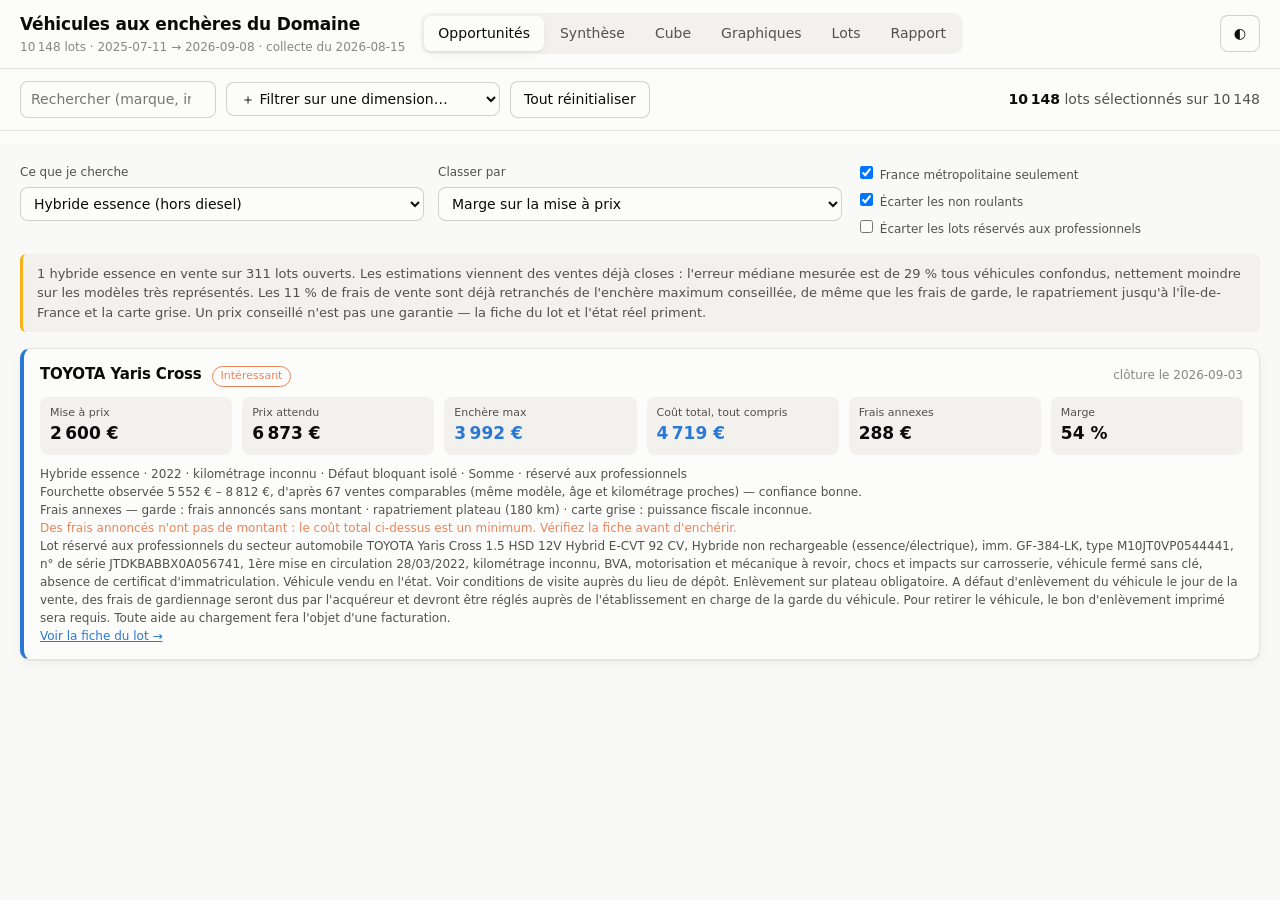
<file: portal/index.html>
<!doctype html>
<html lang="fr" data-theme="">
<head>
  <meta charset="utf-8">
  <meta name="viewport" content="width=device-width, initial-scale=1">
  <title>Portail décisionnel — Véhicules du Domaine</title>
  <link rel="stylesheet" href="css/app.css">
</head>
<body>

<header class="bandeau">
  <div class="titre">
    <h1>Véhicules aux enchères du Domaine</h1>
    <span id="sous-titre">Chargement du cube…</span>
  </div>

  <nav class="onglets" role="tablist" aria-label="Vues du portail">
    <button role="tab" aria-selected="true"  data-vue="opportunites">Opportunités</button>
    <button role="tab" aria-selected="false" data-vue="synthese">Synthèse</button>
    <button role="tab" aria-selected="false" data-vue="cube">Cube</button>
    <button role="tab" aria-selected="false" data-vue="graphiques">Graphiques</button>
    <button role="tab" aria-selected="false" data-vue="lots">Lots</button>
    <button role="tab" aria-selected="false" data-vue="rapport">Rapport</button>
  </nav>

  <div class="espace"></div>
  <button class="bouton" id="bascule-theme" title="Changer de thème" aria-label="Changer de thème">◐</button>
</header>

<section class="filtres" id="barre-filtres" hidden>
  <input type="search" id="recherche" placeholder="Rechercher (marque, immat., défaut…)"
         aria-label="Recherche libre">
  <select id="ajout-filtre" aria-label="Ajouter un filtre">
    <option value="">＋ Filtrer sur une dimension…</option>
  </select>
  <select id="valeurs-filtre" multiple size="1" hidden aria-label="Valeurs à retenir"></select>
  <button class="bouton" id="raz-filtres">Tout réinitialiser</button>
  <span class="compteur"><strong id="nb-selection">0</strong> lots sélectionnés
    <span id="nb-total"></span></span>
</section>
<div class="jetons" id="jetons-filtres"></div>

<main>
  <!-- ------------------------------------------------------------------ -->
  <section class="vue active" id="vue-opportunites">
    <div class="constructeur">
      <div class="champ">
        <label for="opp-cible">Ce que je cherche</label>
        <select id="opp-cible">
          <option value="hybride-essence">Hybride essence (hors diesel)</option>
          <option value="hybride-tout">Tout hybride, y compris diesel</option>
          <option value="e85">Superéthanol E85</option>
          <option value="toutes">Toutes les ventes à venir</option>
        </select>
      </div>
      <div class="champ">
        <label for="opp-tri">Classer par</label>
        <select id="opp-tri">
          <option value="marge_pct">Marge sur la mise à prix</option>
          <option value="prix_max_conseille">Prix maximum conseillé</option>
          <option value="mise_a_prix">Mise à prix</option>
          <option value="date_fin">Échéance la plus proche</option>
        </select>
      </div>
      <div class="champ">
        <label><input type="checkbox" id="opp-metropole" checked> France métropolitaine seulement</label>
        <label><input type="checkbox" id="opp-roulant" checked> Écarter les non roulants</label>
        <label><input type="checkbox" id="opp-pro"> Écarter les lots réservés aux professionnels</label>
      </div>
    </div>
    <p class="avertissement" id="opp-avertissement"></p>
    <div id="opp-liste"></div>
  </section>

  <section class="vue" id="vue-synthese">
    <div class="indicateurs" id="indicateurs"></div>
    <div class="grille-cartes">
      <div class="carte">
        <header><h2>Marques les plus représentées</h2><span class="note">nombre de lots</span></header>
        <div id="g-marques"></div>
      </div>
      <div class="carte">
        <header><h2>Prix médian par tranche de kilométrage</h2><span class="note">euros</span></header>
        <div id="g-km-prix"></div>
      </div>
      <div class="carte">
        <header><h2>Répartition par énergie</h2><span class="note">nombre de lots</span></header>
        <div id="g-energie"></div>
      </div>
      <div class="carte">
        <header><h2>État signalé des véhicules</h2><span class="note">nombre de lots</span></header>
        <div id="g-etat"></div>
      </div>
      <div class="carte large">
        <header><h2>Évolution mensuelle des ventes</h2><span class="note">produit total et volume</span></header>
        <div id="g-temps"></div>
        <div class="legende" id="l-temps"></div>
      </div>
      <div class="carte large">
        <header><h2>Où sont les véhicules</h2><span class="note">nombre de lots par région</span></header>
        <div id="g-regions"></div>
      </div>
    </div>
  </section>

  <!-- ------------------------------------------------------------------ -->
  <section class="vue" id="vue-cube">
    <div class="constructeur">
      <div class="champ">
        <label for="dim-lignes">Lignes (hiérarchie)</label>
        <select id="dim-lignes" multiple size="6"></select>
      </div>
      <div class="champ">
        <label for="dim-colonnes">Colonnes (hiérarchie)</label>
        <select id="dim-colonnes" multiple size="6"></select>
      </div>
      <div class="champ">
        <label for="mesures">Mesures</label>
        <select id="mesures" multiple size="6"></select>
      </div>
      <div class="champ">
        <label>Affichage</label>
        <label><input type="checkbox" id="opt-heatmap" checked> Coloration des cellules</label>
        <label><input type="checkbox" id="opt-soustotaux" checked> Sous-totaux</label>
        <label>Limiter à <input type="number" id="opt-limite" value="0" min="0" max="200"
               style="width:64px"> lignes (0 = toutes)</label>
        <button class="bouton" id="export-croise">Exporter le tableau (CSV)</button>
      </div>
    </div>
    <div id="tableau-croise"></div>
  </section>

  <!-- ------------------------------------------------------------------ -->
  <section class="vue" id="vue-graphiques">
    <div class="constructeur">
      <div class="champ">
        <label for="g-dimension">Dimension</label>
        <select id="g-dimension"></select>
      </div>
      <div class="champ">
        <label for="g-mesure">Mesure</label>
        <select id="g-mesure"></select>
      </div>
      <div class="champ">
        <label for="g-type">Représentation</label>
        <select id="g-type">
          <option value="barresH">Barres horizontales (classement)</option>
          <option value="barresV">Barres verticales (distribution)</option>
          <option value="courbe">Courbe (évolution)</option>
          <option value="empilees">Barres empilées (composition)</option>
        </select>
      </div>
      <div class="champ">
        <label for="g-serie">Découpage en séries (empilées)</label>
        <select id="g-serie"></select>
      </div>
    </div>
    <div class="carte large">
      <header><h2 id="g-titre">Graphique</h2><span class="note" id="g-note"></span></header>
      <div id="g-principal"></div>
      <div class="legende" id="g-legende"></div>
    </div>
    <div class="carte large">
      <header>
        <h2>Kilométrage et prix atteint</h2>
        <span class="note">un point par lot — au plus trois séries pour rester lisible</span>
      </header>
      <div id="g-nuage"></div>
      <div class="legende" id="l-nuage"></div>
    </div>
  </section>

  <!-- ------------------------------------------------------------------ -->
  <section class="vue" id="vue-lots">
    <div class="constructeur">
      <div class="champ">
        <label for="tri-lots">Trier par</label>
        <select id="tri-lots"></select>
      </div>
      <div class="champ">
        <label for="sens-lots">Sens</label>
        <select id="sens-lots">
          <option value="desc">Décroissant</option>
          <option value="asc">Croissant</option>
        </select>
      </div>
      <div class="champ">
        <label>Export</label>
        <button class="bouton" id="export-lots">Exporter la sélection (CSV)</button>
      </div>
    </div>
    <div id="table-lots"></div>
    <div class="pagination">
      <button class="bouton" id="page-precedente">← Précédent</button>
      <span id="etat-pagination"></span>
      <button class="bouton" id="page-suivante">Suivant →</button>
    </div>
  </section>

  <!-- ------------------------------------------------------------------ -->
  <section class="vue" id="vue-rapport">
    <div class="options-rapport">
      <label><input type="checkbox" class="section-rapport" value="synthese" checked> Synthèse</label>
      <label><input type="checkbox" class="section-rapport" value="marques" checked> Par marque</label>
      <label><input type="checkbox" class="section-rapport" value="geo" checked> Par région</label>
      <label><input type="checkbox" class="section-rapport" value="temps" checked> Évolution mensuelle</label>
      <label><input type="checkbox" class="section-rapport" value="etat" checked> État des véhicules</label>
      <label><input type="checkbox" class="section-rapport" value="affaires" checked> Meilleures affaires</label>
      <button class="bouton principal" id="imprimer-rapport">Imprimer / PDF</button>
    </div>
    <div class="rapport" id="contenu-rapport"></div>
  </section>
</main>

<script type="module" src="js/app.js"></script>
</body>
</html>
</file>
<file: portal/css/app.css>
/* Portail décisionnel — Enchères du Domaine.
 *
 * Palette de séries validée pour la lisibilité et les déficiences de la vision
 * des couleurs (séparation ≥ 8 ΔE entre teintes voisines, contraste vérifié
 * sur les deux fonds). Le thème clair est défini sur :root ; seules les
 * variables changent en thème sombre, sous les deux portées : préférence
 * système et bascule explicite.
 */

:root {
  color-scheme: light;

  --surface-1: #fcfcfb;          /* fond des cartes et graphiques */
  --surface-2: #f9f9f7;          /* fond de page */
  --surface-3: #f2f1ed;          /* zones en retrait */
  --piste: #eeede8;              /* fond des barres */

  --text-primary: #0b0b0b;
  --text-secondary: #52514e;
  --text-muted: #898781;
  --encre-inverse: #ffffff;

  --grille: #e1e0d9;
  --axe: #c3c2b7;
  --bordure: rgba(11, 11, 11, 0.10);
  --bordure-forte: rgba(11, 11, 11, 0.18);

  --serie-1: #2a78d6;
  --serie-2: #eb6834;
  --serie-3: #1baf7a;
  --serie-4: #eda100;
  --serie-5: #e87ba4;
  --serie-6: #008300;
  --serie-7: #4a3aa7;
  --serie-8: #e34948;

  --bon: #0ca30c;
  --attention: #fab219;
  --serieux: #ec835a;
  --critique: #d03b3b;

  --rayon: 10px;
  --ombre: 0 1px 2px rgba(11, 11, 11, 0.06), 0 4px 12px rgba(11, 11, 11, 0.04);
  --police: system-ui, -apple-system, "Segoe UI", sans-serif;
}

@media (prefers-color-scheme: dark) {
  :root:where(:not([data-theme="light"])) {
    color-scheme: dark;
    --surface-1: #1a1a19;
    --surface-2: #0d0d0d;
    --surface-3: #232322;
    --piste: #2c2c2a;
    --text-primary: #ffffff;
    --text-secondary: #c3c2b7;
    --text-muted: #898781;
    --encre-inverse: #ffffff;
    --grille: #2c2c2a;
    --axe: #383835;
    --bordure: rgba(255, 255, 255, 0.10);
    --bordure-forte: rgba(255, 255, 255, 0.20);
    --serie-1: #3987e5;
    --serie-2: #d95926;
    --serie-3: #199e70;
    --serie-4: #c98500;
    --serie-5: #d55181;
    --serie-6: #008300;
    --serie-7: #9085e9;
    --serie-8: #e66767;
    --ombre: 0 1px 2px rgba(0, 0, 0, 0.4), 0 4px 12px rgba(0, 0, 0, 0.3);
  }
}

:root[data-theme="dark"] {
  color-scheme: dark;
  --surface-1: #1a1a19;
  --surface-2: #0d0d0d;
  --surface-3: #232322;
  --piste: #2c2c2a;
  --text-primary: #ffffff;
  --text-secondary: #c3c2b7;
  --text-muted: #898781;
  --encre-inverse: #ffffff;
  --grille: #2c2c2a;
  --axe: #383835;
  --bordure: rgba(255, 255, 255, 0.10);
  --bordure-forte: rgba(255, 255, 255, 0.20);
  --serie-1: #3987e5;
  --serie-2: #d95926;
  --serie-3: #199e70;
  --serie-4: #c98500;
  --serie-5: #d55181;
  --serie-6: #008300;
  --serie-7: #9085e9;
  --serie-8: #e66767;
  --ombre: 0 1px 2px rgba(0, 0, 0, 0.4), 0 4px 12px rgba(0, 0, 0, 0.3);
}

* { box-sizing: border-box; }

body {
  margin: 0;
  font-family: var(--police);
  background: var(--surface-2);
  color: var(--text-primary);
  font-size: 14px;
  line-height: 1.5;
  -webkit-text-size-adjust: 100%;
}

h1, h2, h3 { margin: 0; font-weight: 600; letter-spacing: -0.01em; }
h1 { font-size: 17px; }
h2 { font-size: 15px; }
h3 { font-size: 13px; color: var(--text-secondary); }

button, select, input { font: inherit; color: inherit; }

/* --- en-tête ------------------------------------------------------------- */
.bandeau {
  position: sticky;
  top: 0;
  z-index: 30;
  display: flex;
  align-items: center;
  gap: 16px;
  padding: 12px 20px;
  background: var(--surface-1);
  border-bottom: 1px solid var(--bordure);
}
.bandeau .titre { display: flex; flex-direction: column; }
.bandeau .titre span { font-size: 12px; color: var(--text-muted); }
.bandeau .espace { flex: 1; }

.onglets { display: flex; gap: 2px; background: var(--surface-3); padding: 3px; border-radius: var(--rayon); }
.onglets button {
  border: 0; background: transparent; padding: 7px 14px;
  border-radius: 7px; cursor: pointer; color: var(--text-secondary);
  font-weight: 500; white-space: nowrap;
}
.onglets button[aria-selected="true"] {
  background: var(--surface-1); color: var(--text-primary); box-shadow: var(--ombre);
}

.bouton {
  border: 1px solid var(--bordure-forte); background: var(--surface-1);
  padding: 7px 13px; border-radius: 8px; cursor: pointer; font-weight: 500;
}
.bouton:hover { background: var(--surface-3); }
.bouton.principal { background: var(--serie-1); border-color: var(--serie-1); color: #fff; }
.bouton.principal:hover { filter: brightness(1.08); }

/* --- filtres -------------------------------------------------------------- */
.filtres {
  display: flex; flex-wrap: wrap; gap: 10px; align-items: center;
  padding: 12px 20px; background: var(--surface-1);
  border-bottom: 1px solid var(--bordure); position: sticky; top: 57px; z-index: 20;
}
.filtres input[type="search"], .filtres select {
  border: 1px solid var(--bordure-forte); background: var(--surface-1);
  border-radius: 8px; padding: 7px 10px; min-width: 150px;
}
.filtres .compteur { margin-left: auto; color: var(--text-secondary); font-variant-numeric: tabular-nums; }
.filtres .compteur strong { color: var(--text-primary); }

.jetons { display: flex; flex-wrap: wrap; gap: 6px; padding: 0 20px 12px; background: var(--surface-1); }
.jeton {
  display: inline-flex; align-items: center; gap: 6px;
  background: var(--surface-3); border: 1px solid var(--bordure);
  border-radius: 999px; padding: 3px 6px 3px 11px; font-size: 12px;
}
.jeton button { border: 0; background: transparent; cursor: pointer; color: var(--text-muted); padding: 0 4px; }
.jeton button:hover { color: var(--critique); }

/* --- mise en page ---------------------------------------------------------- */
main { padding: 20px; max-width: 1600px; margin: 0 auto; }
.vue { display: none; }
.vue.active { display: block; }

.grille-cartes { display: grid; gap: 16px; grid-template-columns: repeat(auto-fit, minmax(320px, 1fr)); }
.carte {
  background: var(--surface-1); border: 1px solid var(--bordure);
  border-radius: var(--rayon); padding: 16px; box-shadow: var(--ombre);
}
.carte header { display: flex; align-items: baseline; gap: 10px; margin-bottom: 14px; }
.carte header .note { font-size: 12px; color: var(--text-muted); margin-left: auto; }
.carte.large { grid-column: 1 / -1; }

/* --- indicateurs ------------------------------------------------------------ */
.indicateurs { display: grid; gap: 12px; grid-template-columns: repeat(auto-fit, minmax(180px, 1fr)); margin-bottom: 16px; }
.indicateur {
  background: var(--surface-1); border: 1px solid var(--bordure);
  border-radius: var(--rayon); padding: 14px 16px;
}
.indicateur .libelle { font-size: 12px; color: var(--text-secondary); }
.indicateur .valeur { font-size: 26px; font-weight: 600; letter-spacing: -0.02em; margin-top: 2px; }
.indicateur .precision { font-size: 12px; color: var(--text-muted); }

/* --- graphiques -------------------------------------------------------------- */
.graphique { display: block; overflow: visible; }
.graphique .grille { stroke: var(--grille); stroke-width: 1; }
.graphique .axe { stroke: var(--axe); stroke-width: 1; }
.graphique .axe-libelle { fill: var(--text-muted); font-size: 11px; }
.graphique .axe-titre { fill: var(--text-secondary); font-size: 11px; font-weight: 500; }
.graphique .valeur-directe { fill: var(--text-secondary); font-size: 11px; font-variant-numeric: tabular-nums; }
.graphique-vide, .table-vide { color: var(--text-muted); text-align: center; padding: 32px 0; margin: 0; }

.legende { display: flex; flex-wrap: wrap; gap: 14px; margin-top: 10px; font-size: 12px; color: var(--text-secondary); }
.legende-item { display: inline-flex; align-items: center; gap: 6px; }
.pastille { width: 10px; height: 10px; border-radius: 3px; display: inline-block; flex: none; }

.infobulle {
  position: fixed; top: 0; left: 0; z-index: 100; pointer-events: none;
  background: var(--surface-1); border: 1px solid var(--bordure-forte);
  border-radius: 8px; padding: 8px 11px; box-shadow: var(--ombre);
  font-size: 12px; opacity: 0; transition: opacity .12s; max-width: 300px;
}
.infobulle.visible { opacity: 1; }
.infobulle > div { display: flex; align-items: center; gap: 7px; white-space: nowrap; }
.infobulle .bulle-fort { font-weight: 600; white-space: normal; }
.infobulle .bulle-libelle { color: var(--text-secondary); }
.infobulle .bulle-valeur { margin-left: auto; font-variant-numeric: tabular-nums; font-weight: 600; }

/* --- tableau croisé ------------------------------------------------------------ */
.constructeur { display: grid; gap: 14px; grid-template-columns: repeat(auto-fit, minmax(240px, 1fr)); margin-bottom: 16px; }
.champ { display: flex; flex-direction: column; gap: 6px; }
.champ label { font-size: 12px; color: var(--text-secondary); font-weight: 500; }
.champ select { border: 1px solid var(--bordure-forte); background: var(--surface-1); border-radius: 8px; padding: 7px 9px; }
.champ select[multiple] { min-height: 128px; }

.croise-cadre { overflow: auto; max-height: 68vh; border: 1px solid var(--bordure); border-radius: var(--rayon); }
table.croise { border-collapse: separate; border-spacing: 0; width: 100%; font-variant-numeric: tabular-nums; }
table.croise th, table.croise td { padding: 7px 11px; text-align: right; white-space: nowrap; font-weight: 400; }
table.croise thead th {
  position: sticky; top: 0; z-index: 2; background: var(--surface-3);
  border-bottom: 1px solid var(--bordure-forte); font-weight: 600; font-size: 12px;
  color: var(--text-secondary);
}
table.croise thead tr:first-child th { top: 0; }
table.croise thead tr:nth-child(2) th { top: 31px; }
table.croise .coin, table.croise .entete-ligne {
  position: sticky; left: 0; z-index: 3; background: var(--surface-1);
  text-align: left; border-right: 1px solid var(--bordure);
}
table.croise thead .coin { z-index: 4; background: var(--surface-3); }
table.croise .entete-mesure { cursor: pointer; user-select: none; }
table.croise .entete-mesure:hover { color: var(--text-primary); }
table.croise .fleche-tri { margin-left: 5px; font-size: 9px; }
table.croise tbody tr:hover td:not([style*="background"]) { background: var(--surface-3); }
table.croise tbody tr.sous-total { font-weight: 600; }
table.croise tbody tr.sous-total .entete-ligne { background: var(--surface-3); }
table.croise .total { background: var(--surface-3); font-weight: 600; }
table.croise tfoot th, table.croise tfoot td {
  position: sticky; bottom: 0; background: var(--surface-3);
  border-top: 1px solid var(--bordure-forte); font-weight: 600;
}
table.croise tfoot th { left: 0; z-index: 3; }
table.croise .cliquable { cursor: pointer; }
table.croise .pliage { border: 0; background: transparent; cursor: pointer; color: var(--text-muted); width: 18px; padding: 0; }
table.croise .valeur-absente { color: var(--text-muted); font-style: italic; }

/* --- table des lots -------------------------------------------------------------- */
.lots-cadre { overflow: auto; max-height: 72vh; border: 1px solid var(--bordure); border-radius: var(--rayon); }
table.lots { border-collapse: separate; border-spacing: 0; width: 100%; }
table.lots th, table.lots td { padding: 8px 11px; text-align: left; white-space: nowrap; border-bottom: 1px solid var(--grille); }
table.lots th {
  position: sticky; top: 0; background: var(--surface-3); z-index: 2;
  font-size: 12px; color: var(--text-secondary); cursor: pointer; user-select: none;
}
table.lots td.nombre, table.lots th.nombre { text-align: right; font-variant-numeric: tabular-nums; }
table.lots tbody tr:hover { background: var(--surface-3); }
table.lots a { color: var(--serie-1); text-decoration: none; }
table.lots a:hover { text-decoration: underline; }
table.lots .vignette { width: 46px; height: 34px; object-fit: cover; border-radius: 4px; background: var(--piste); }

.etiquette { display: inline-block; padding: 1px 8px; border-radius: 999px; font-size: 11px; border: 1px solid var(--bordure-forte); }
.etiquette.bon { color: var(--bon); border-color: var(--bon); }
.etiquette.attention { color: var(--serieux); border-color: var(--serieux); }
.etiquette.critique { color: var(--critique); border-color: var(--critique); }

.pagination { display: flex; align-items: center; gap: 12px; margin-top: 12px; color: var(--text-secondary); }

/* --- rapport ------------------------------------------------------------------------ */
.rapport { background: var(--surface-1); border: 1px solid var(--bordure); border-radius: var(--rayon); padding: 26px; }
.rapport h2 { margin: 26px 0 12px; }
.rapport h2:first-child { margin-top: 0; }
.rapport p { color: var(--text-secondary); }
.rapport table { border-collapse: collapse; width: 100%; margin-top: 10px; font-variant-numeric: tabular-nums; }
.rapport table th, .rapport table td { padding: 7px 10px; border-bottom: 1px solid var(--grille); text-align: right; }
.rapport table th:first-child, .rapport table td:first-child { text-align: left; }
.rapport table th { font-size: 12px; color: var(--text-secondary); }
.options-rapport { display: flex; flex-wrap: wrap; gap: 16px; margin-bottom: 16px; }
.options-rapport label { display: inline-flex; align-items: center; gap: 7px; }

.avis {
  position: fixed; left: 50%; bottom: 20px; transform: translateX(-50%);
  z-index: 120; background: var(--surface-1); color: var(--text-primary);
  border: 1px solid var(--bordure-forte); border-radius: 8px;
  padding: 10px 16px; box-shadow: var(--ombre); max-width: 90vw;
}

/* --- opportunités ------------------------------------------------------- */
.avertissement {
  background: var(--surface-3); border-left: 3px solid var(--attention);
  border-radius: 6px; padding: 10px 14px; color: var(--text-secondary);
  margin: 0 0 16px; font-size: 13px;
}
.opp { display: grid; gap: 12px; }
.opp-carte {
  background: var(--surface-1); border: 1px solid var(--bordure);
  border-radius: var(--rayon); padding: 14px 16px; box-shadow: var(--ombre);
  display: grid; gap: 10px;
}
.opp-carte.tres-interessant { border-left: 4px solid var(--bon); }
.opp-carte.interessant { border-left: 4px solid var(--serie-1); }
.opp-carte.marge-faible { border-left: 4px solid var(--attention); }
.opp-carte.a-eviter { border-left: 4px solid var(--critique); }
.opp-tete { display: flex; align-items: baseline; gap: 10px; flex-wrap: wrap; }
.opp-tete h3 { font-size: 15px; color: var(--text-primary); }
.opp-tete .echeance { margin-left: auto; font-size: 12px; color: var(--text-muted); }
.opp-chiffres {
  display: grid; grid-template-columns: repeat(auto-fit, minmax(120px, 1fr)); gap: 10px;
}
.opp-chiffre { background: var(--surface-3); border-radius: 8px; padding: 8px 10px; }
.opp-chiffre .libelle { font-size: 11px; color: var(--text-secondary); }
.opp-chiffre .valeur { font-size: 17px; font-weight: 600; font-variant-numeric: tabular-nums; }
.opp-chiffre.plafond .valeur { color: var(--serie-1); }
.opp-detail { font-size: 12px; color: var(--text-secondary); }
.opp-detail a { color: var(--serie-1); }
.alerte-frais { color: var(--serieux); font-weight: 500; }

.message-vide { max-width: 640px; margin: 60px auto; text-align: center; }
.message-vide code {
  display: block; background: var(--surface-3); border: 1px solid var(--bordure);
  border-radius: 8px; padding: 12px; margin: 14px 0; text-align: left;
  font-family: ui-monospace, SFMono-Regular, Menlo, monospace; font-size: 13px;
}

/* --- petit écran ---------------------------------------------------------
   Sur téléphone la place verticale est la ressource rare : le bandeau se
   compacte, les indicateurs passent sur deux colonnes, et les tableaux
   larges gardent leur propre défilement horizontal. */
@media (max-width: 720px) {
  body { font-size: 15px; }

  .bandeau {
    display: grid;
    grid-template-columns: 1fr auto;
    gap: 8px 12px;
    padding: 10px 12px;
    align-items: center;
  }
  .bandeau .titre h1 { font-size: 15px; }
  .bandeau .titre span { font-size: 11px; line-height: 1.3; }
  .bandeau .espace { display: none; }
  /* Le bouton de thème se cale à droite du titre plutôt que de consommer
     une ligne à lui seul. */
  #bascule-theme { grid-row: 1; grid-column: 2; padding: 6px 10px; }
  .onglets {
    grid-column: 1 / -1;
    width: 100%;
    overflow-x: auto;
    scrollbar-width: none;
    -webkit-overflow-scrolling: touch;
  }
  .onglets::-webkit-scrollbar { display: none; }
  .onglets button { padding: 8px 12px; font-size: 14px; }

  .filtres {
    position: static;
    display: grid;
    grid-template-columns: 1fr 1fr;
    gap: 8px;
    padding: 10px 12px;
  }
  .filtres input[type="search"] { grid-column: 1 / -1; min-width: 0; }
  .filtres select { min-width: 0; }
  .filtres #valeurs-filtre { grid-column: 1 / -1; }
  .filtres .compteur { grid-column: 1 / -1; margin-left: 0; font-size: 13px; }
  .jetons { padding: 0 12px 10px; }

  main { padding: 12px; }
  .grille-cartes { gap: 12px; grid-template-columns: 1fr; }
  .carte { padding: 12px; }

  /* Deux indicateurs par ligne : la valeur reste lisible, la page tient. */
  .indicateurs { grid-template-columns: 1fr 1fr; gap: 8px; }
  .indicateur { padding: 10px 12px; }
  .indicateur .libelle { font-size: 11px; line-height: 1.25; }
  .indicateur .valeur { font-size: 20px; }

  .constructeur { grid-template-columns: 1fr; gap: 10px; }
  .champ select[multiple] { min-height: 108px; }
  .croise-cadre, .lots-cadre { max-height: 60vh; }
  table.croise th, table.croise td { padding: 6px 9px; font-size: 13px; }
  table.lots th, table.lots td { padding: 7px 9px; font-size: 13px; }
  .rapport { padding: 14px; }
  .rapport table th, .rapport table td { padding: 6px 7px; font-size: 12px; }
  .pagination { flex-wrap: wrap; gap: 8px; }
  .infobulle { max-width: 78vw; }
}

@media (max-width: 400px) {
  .indicateurs { grid-template-columns: 1fr 1fr; }
  .indicateur .valeur { font-size: 18px; }
}

@media print {
  .bandeau, .filtres, .jetons, .onglets, .options-rapport, .bouton { display: none !important; }
  body { background: #fff; }
  .rapport { border: 0; padding: 0; }
  .vue { display: none !important; }
  .vue.active { display: block !important; }
  .carte { break-inside: avoid; box-shadow: none; }
}
</file>
